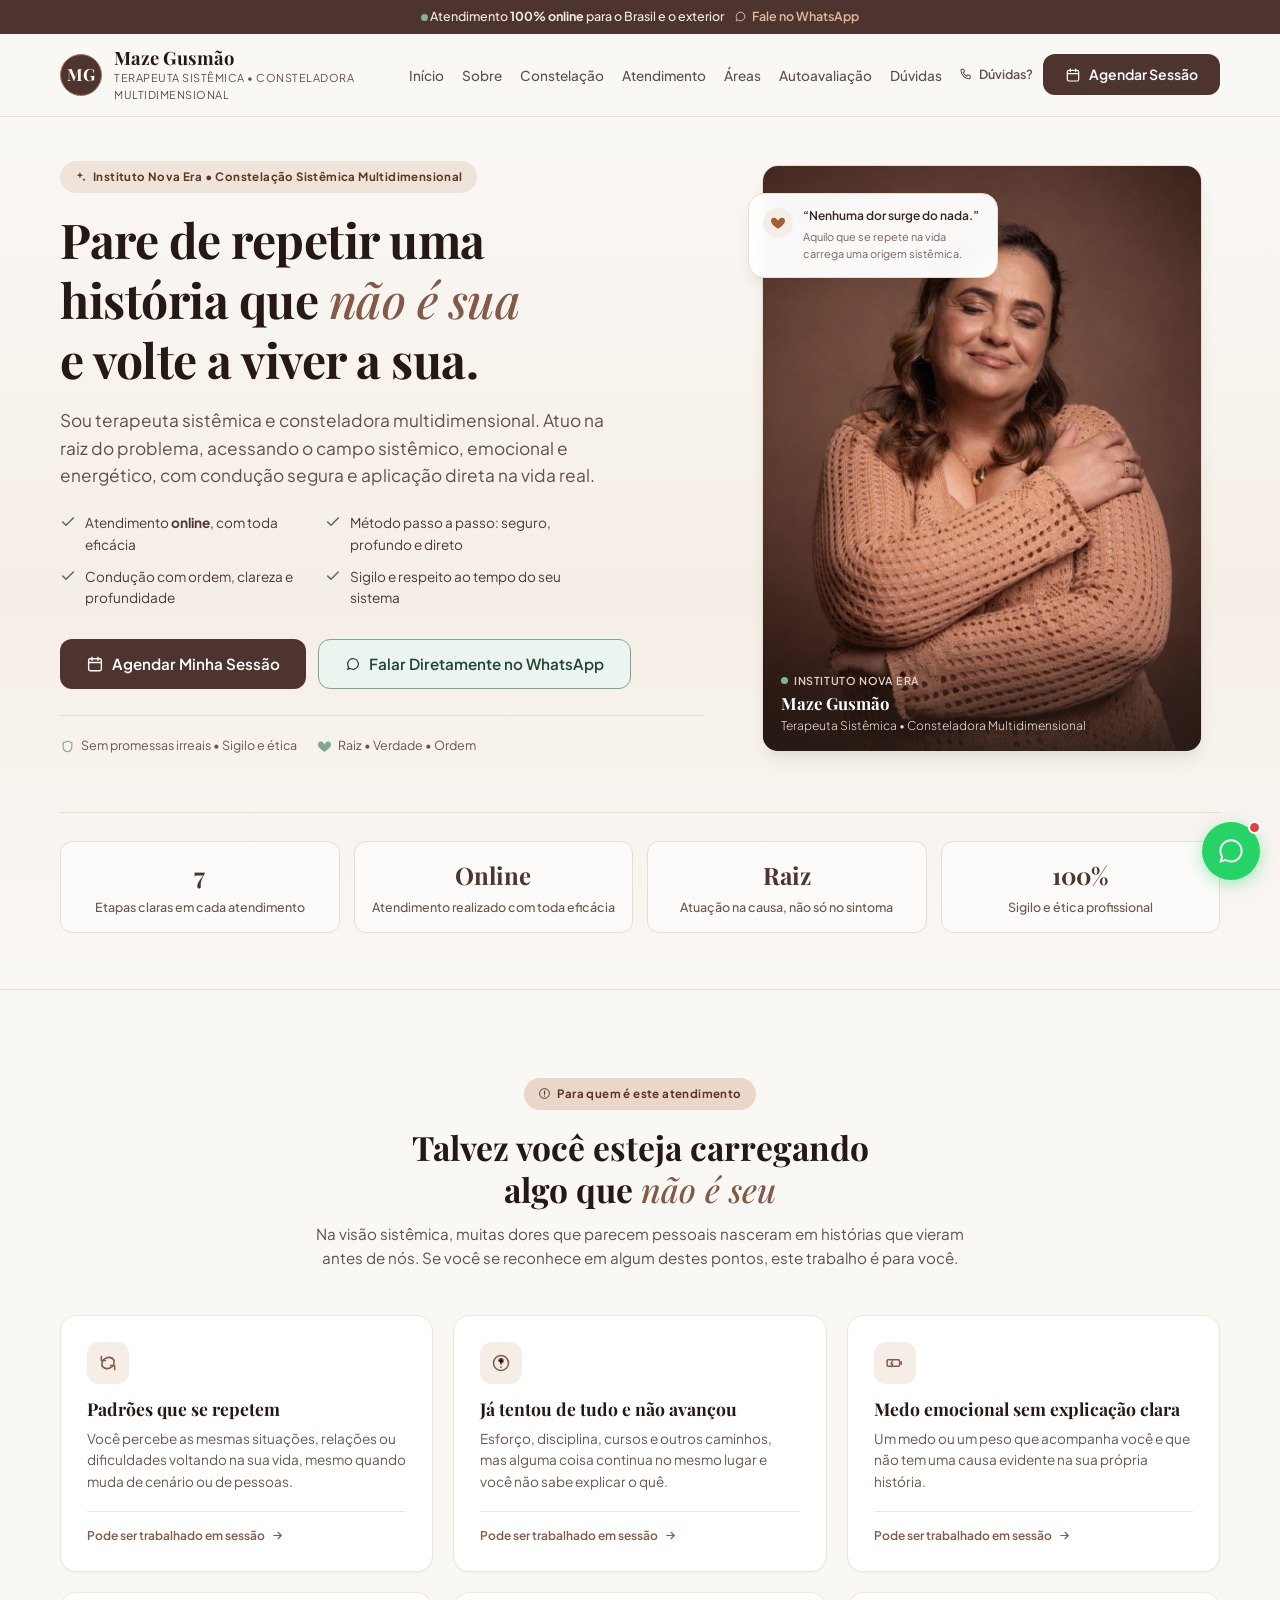
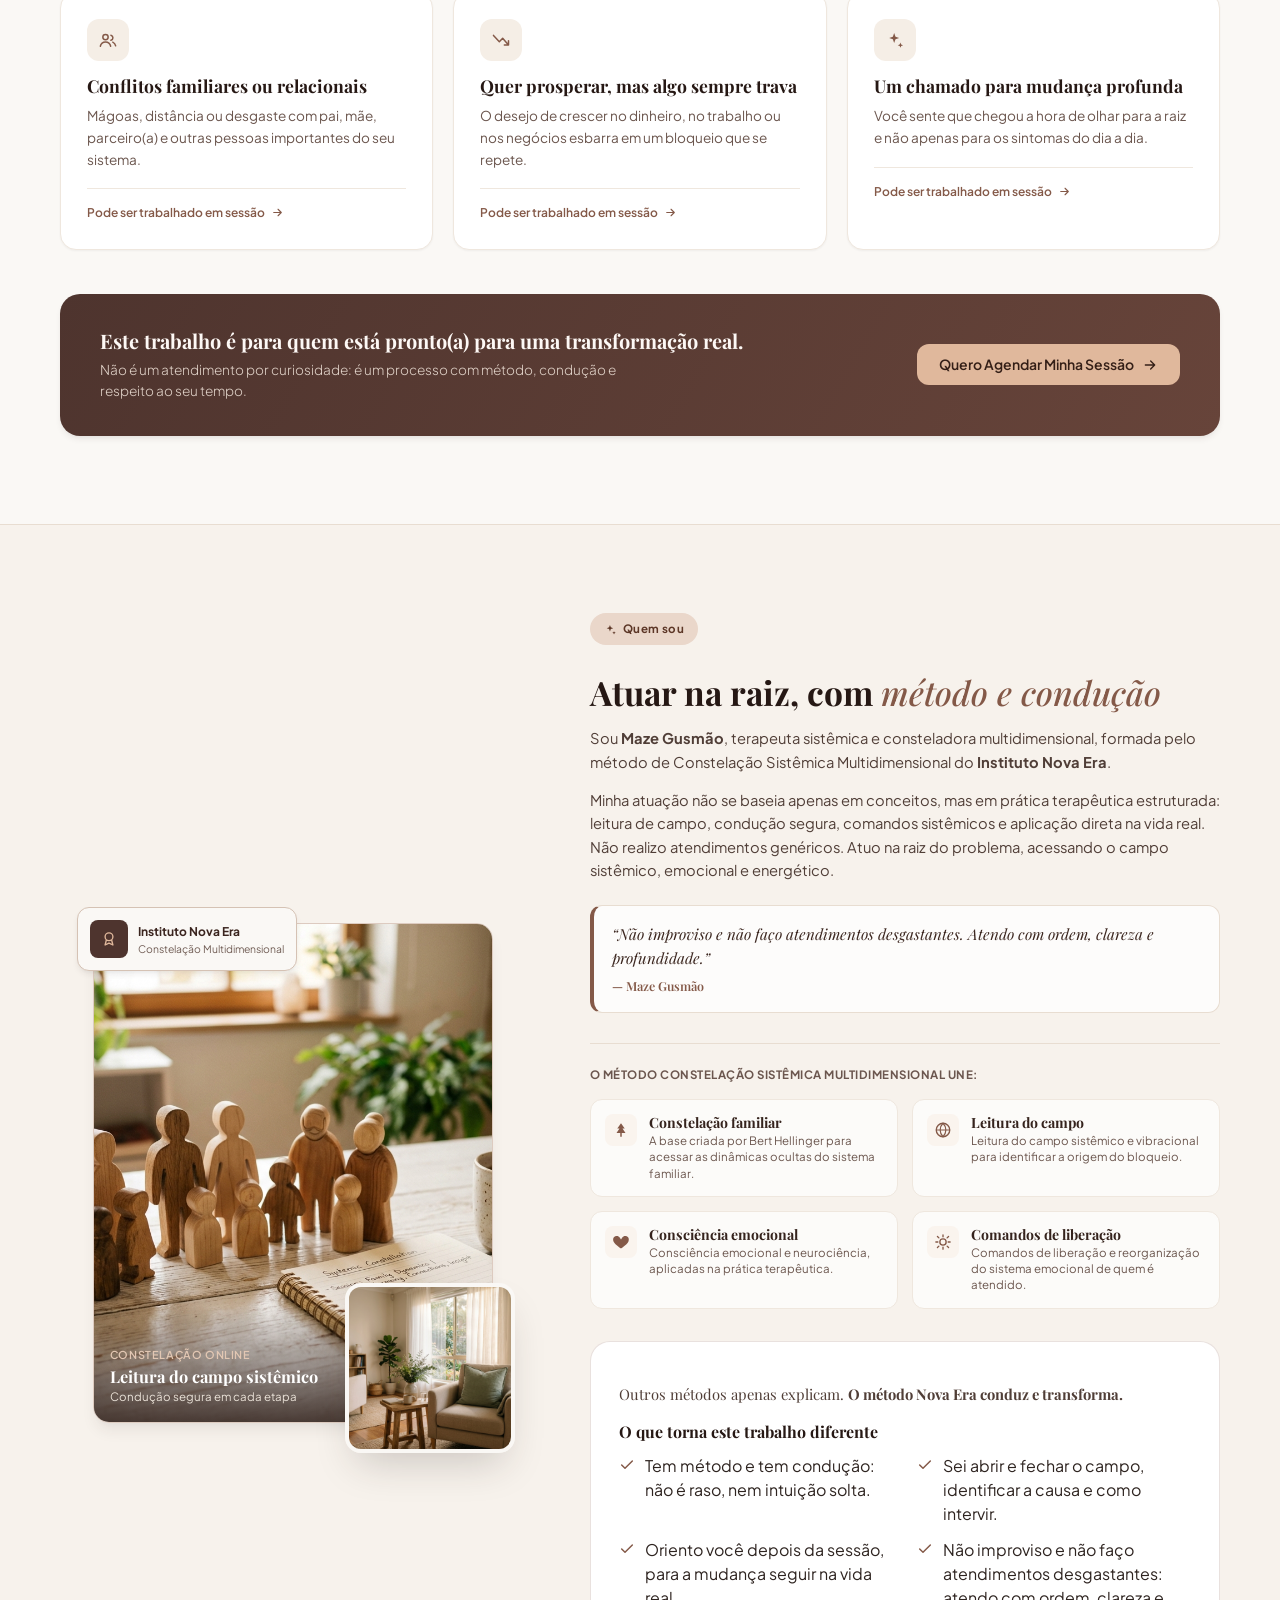
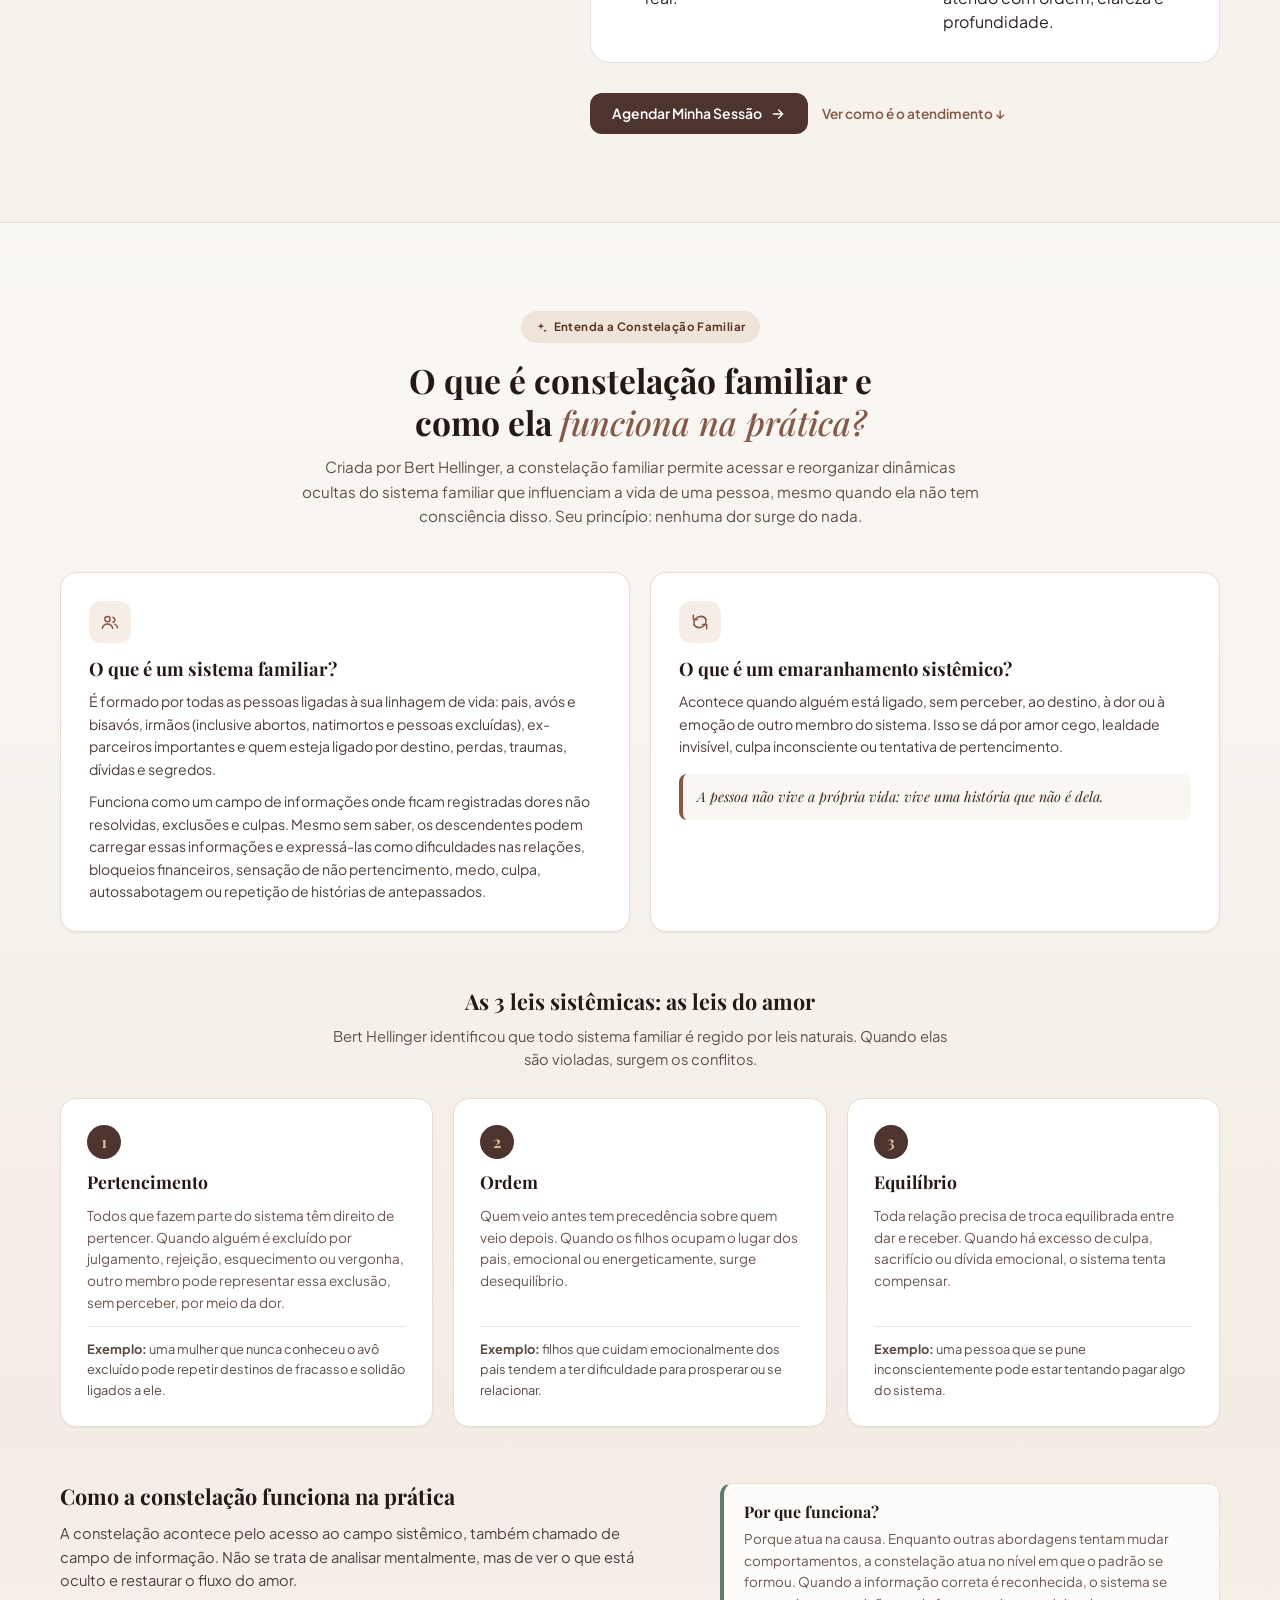
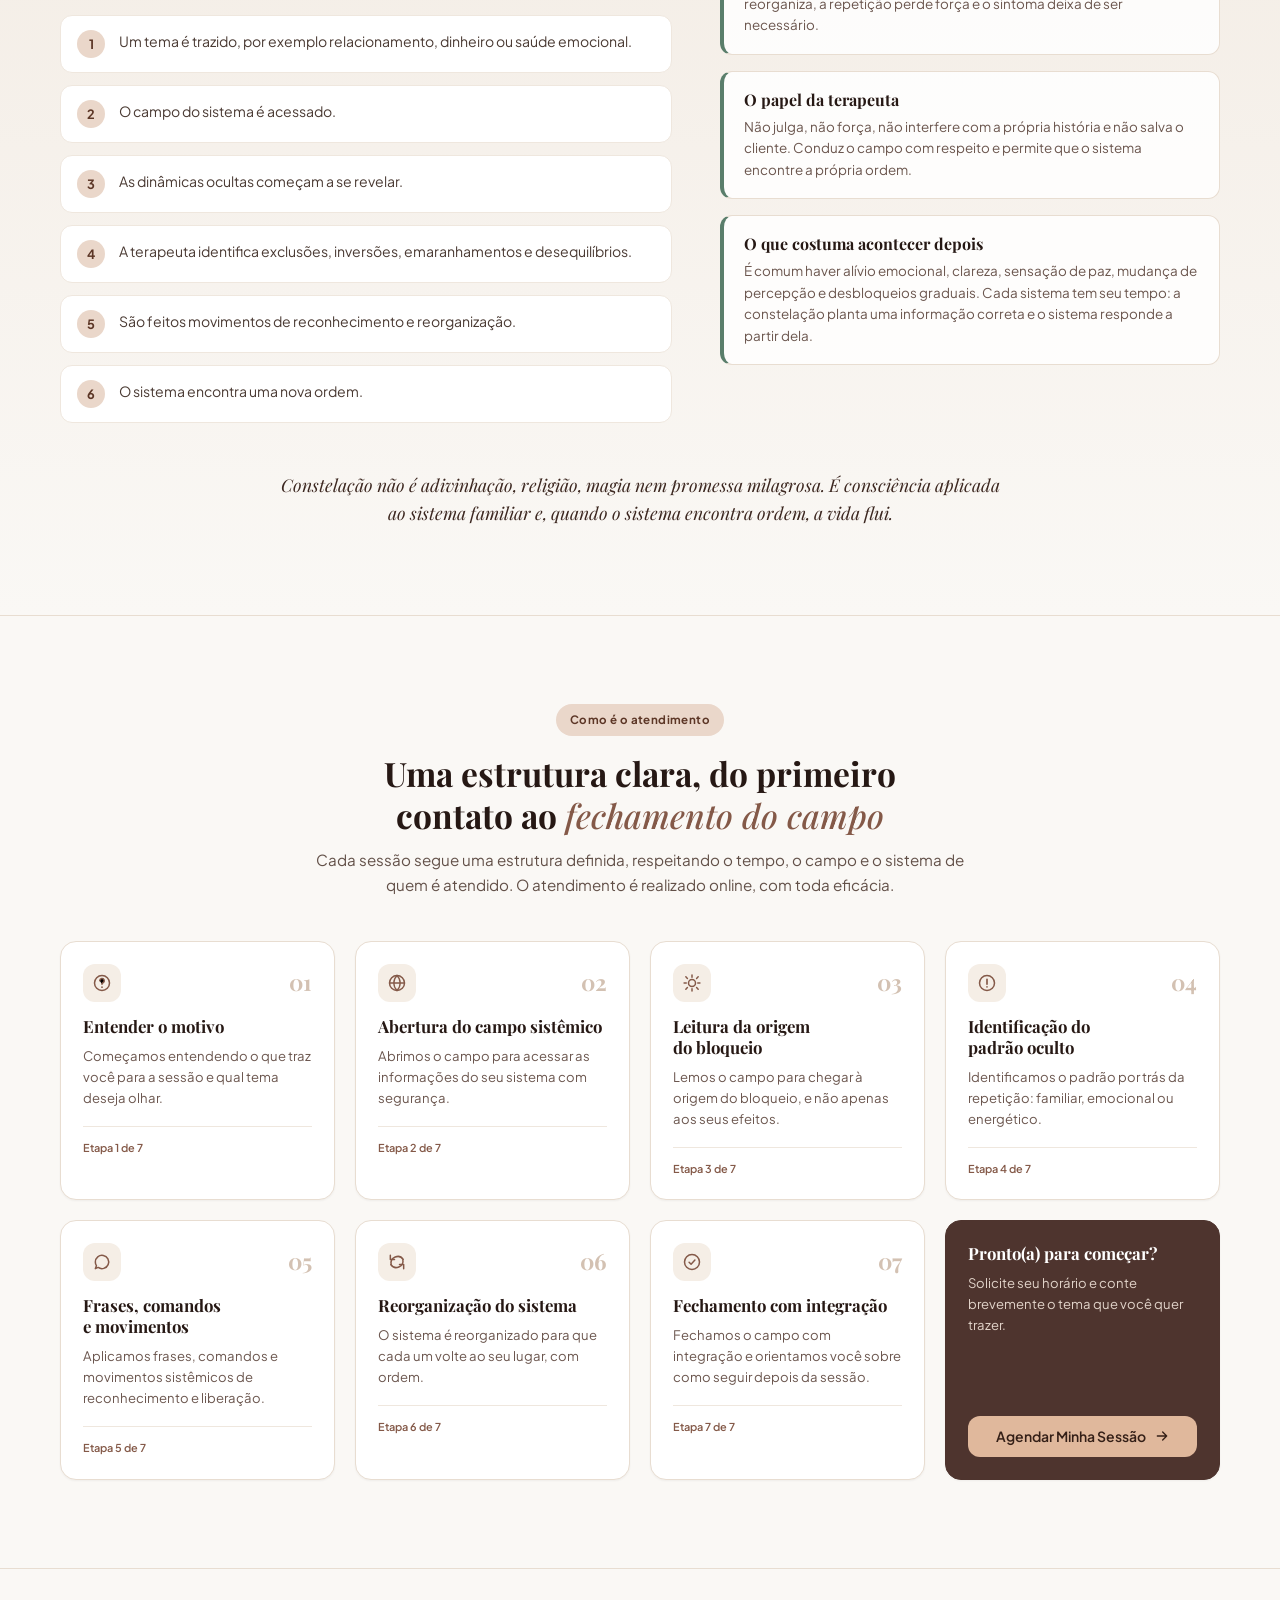
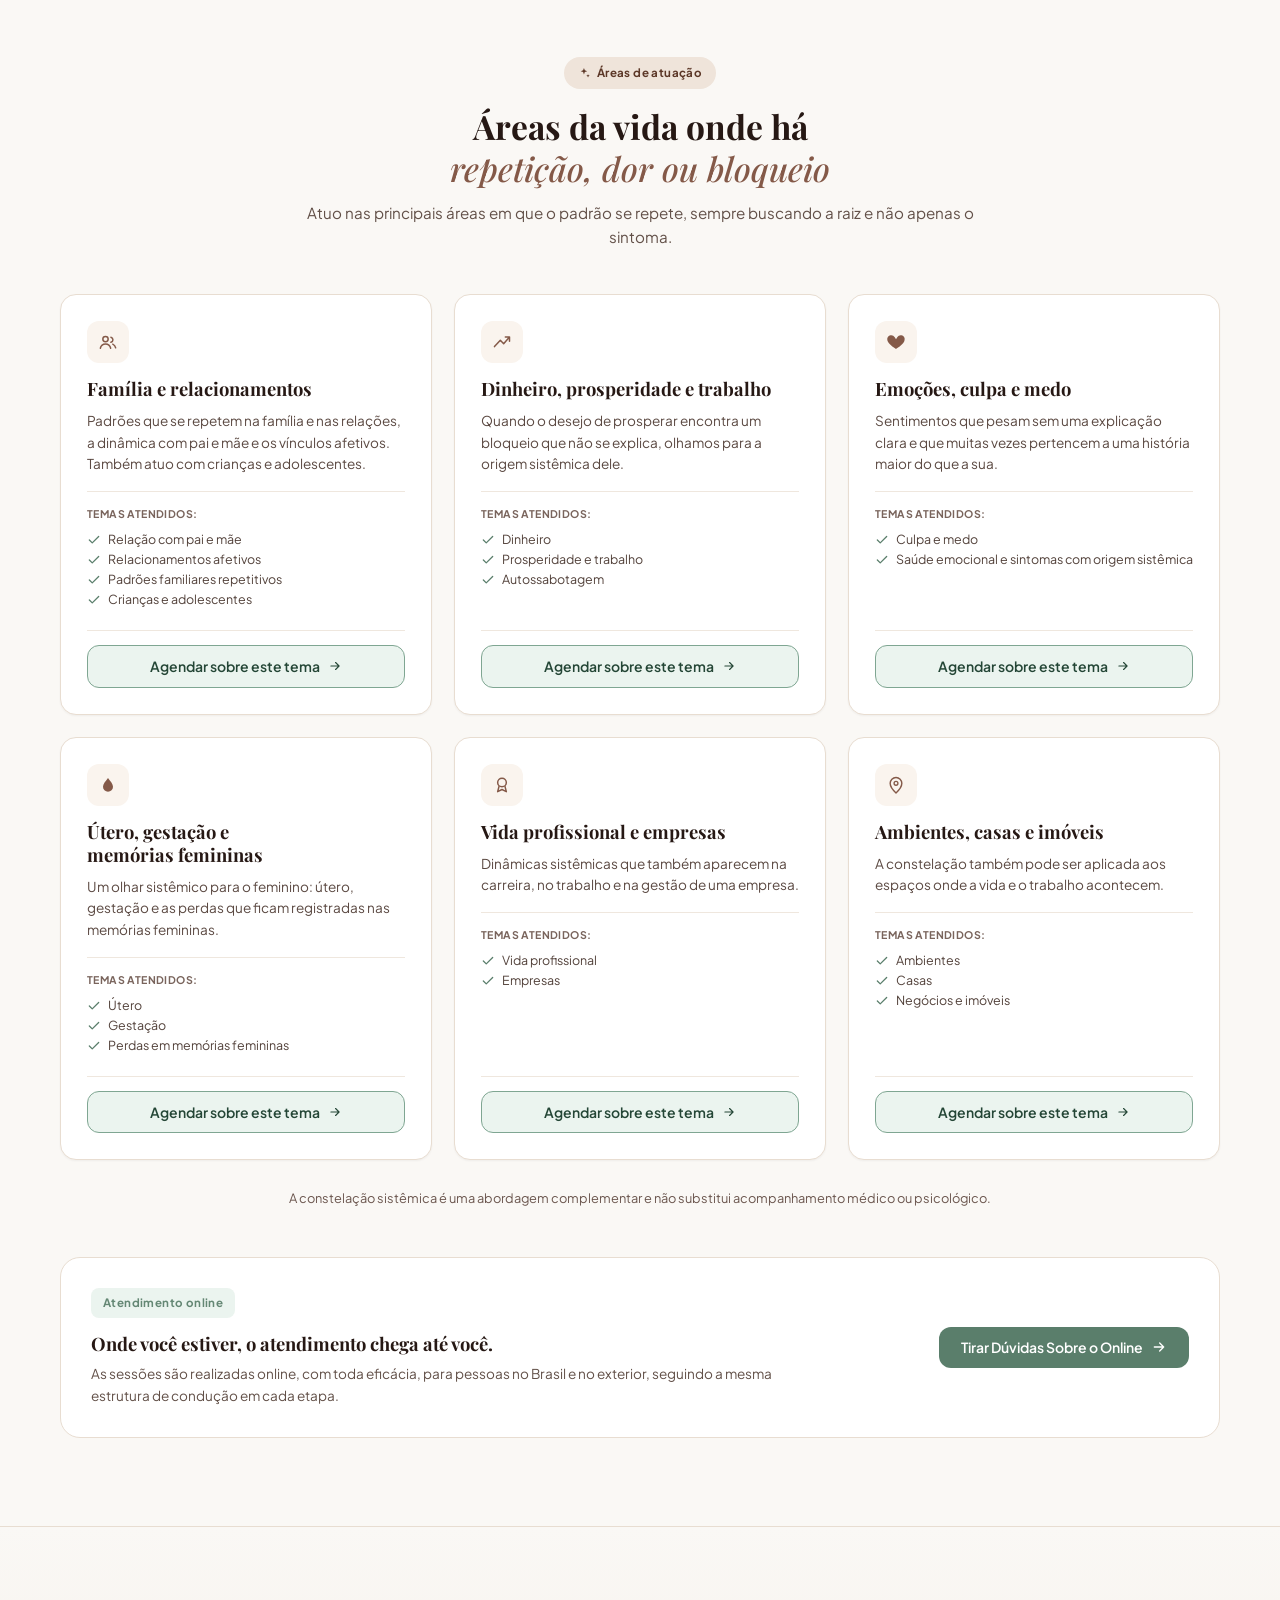
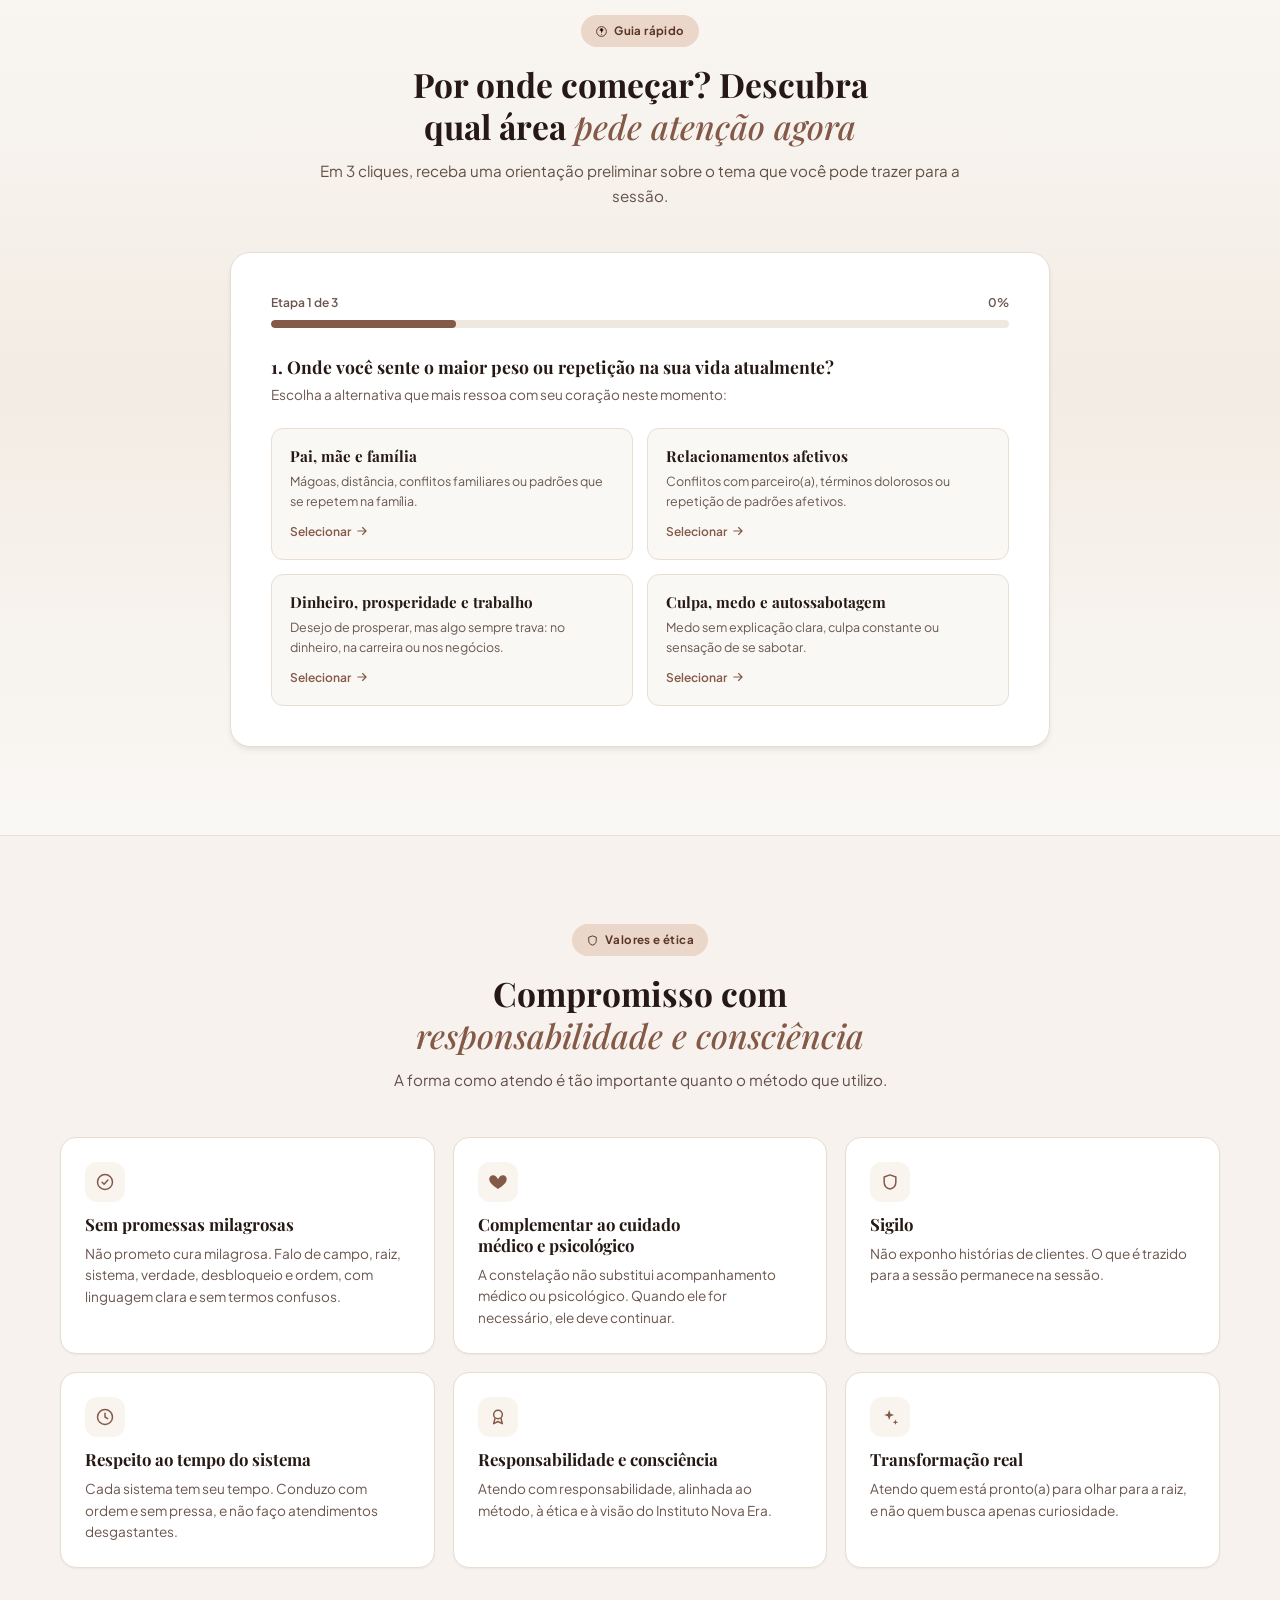
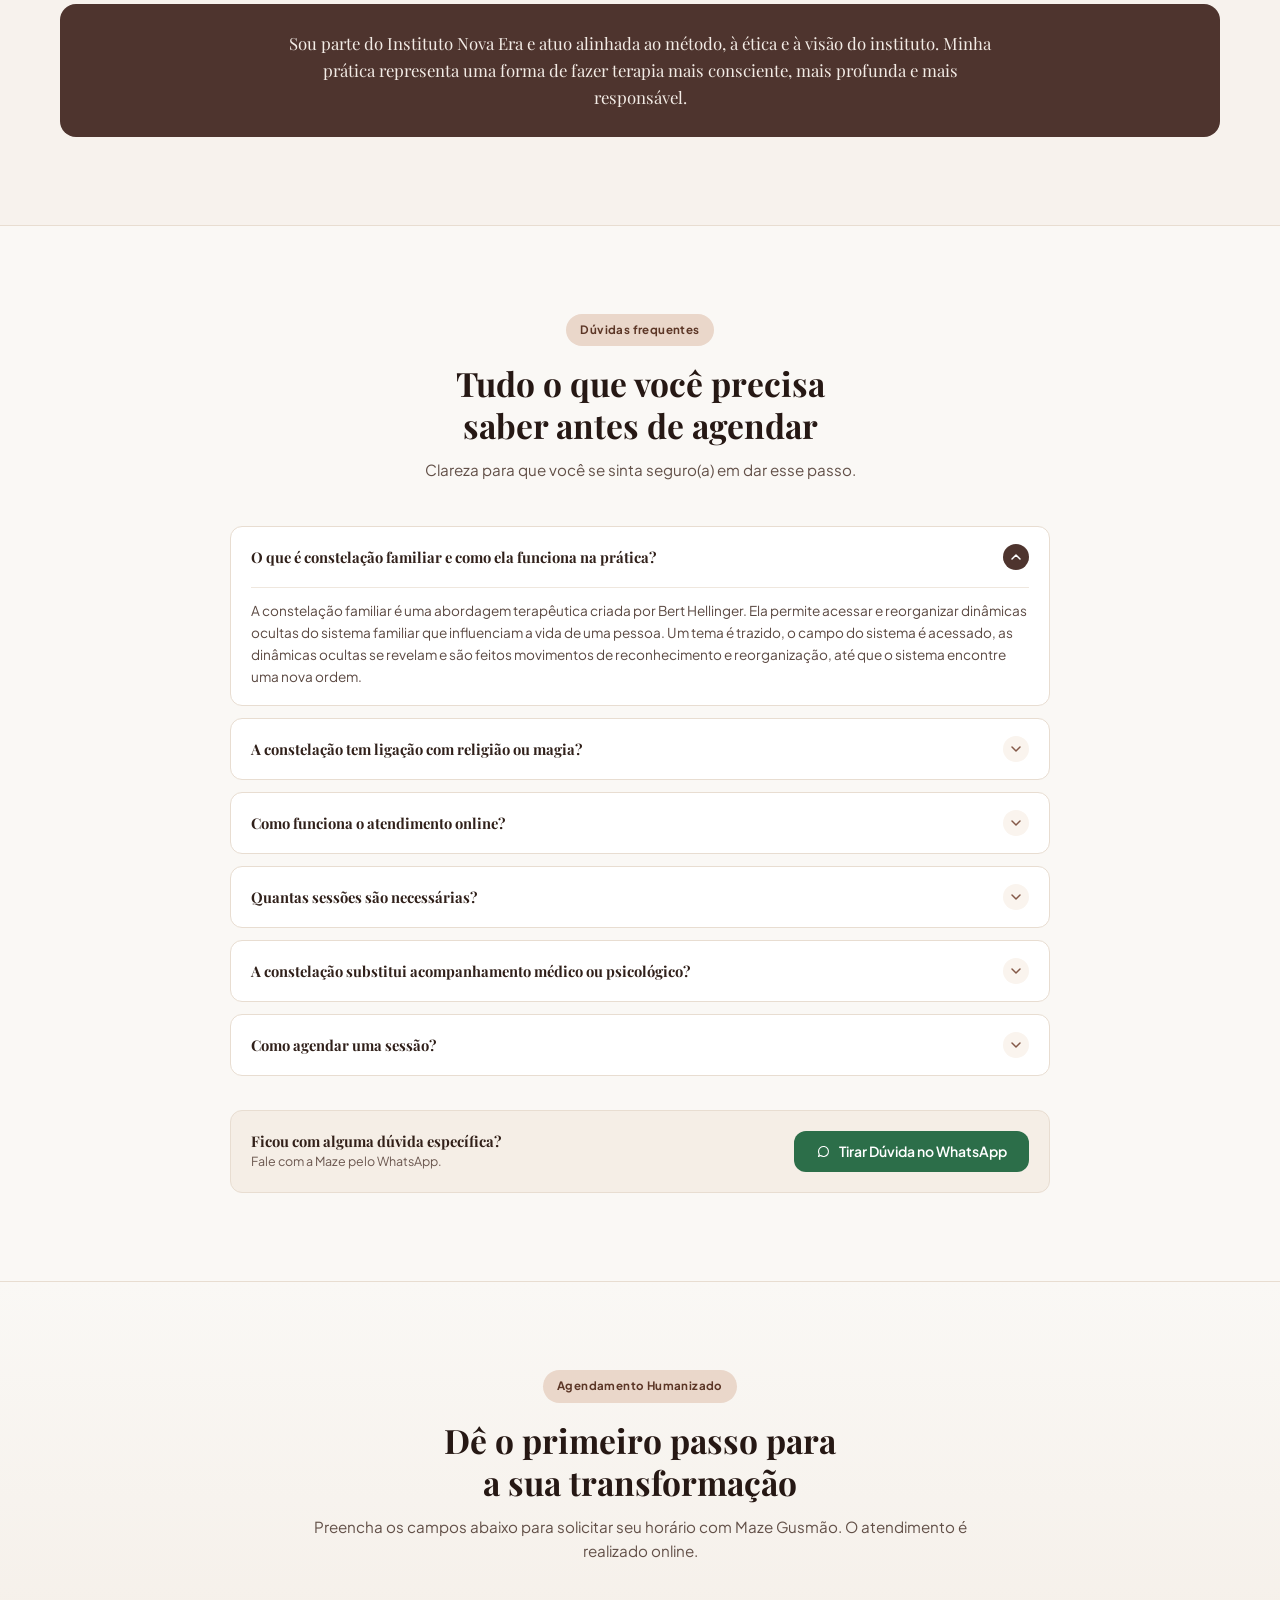
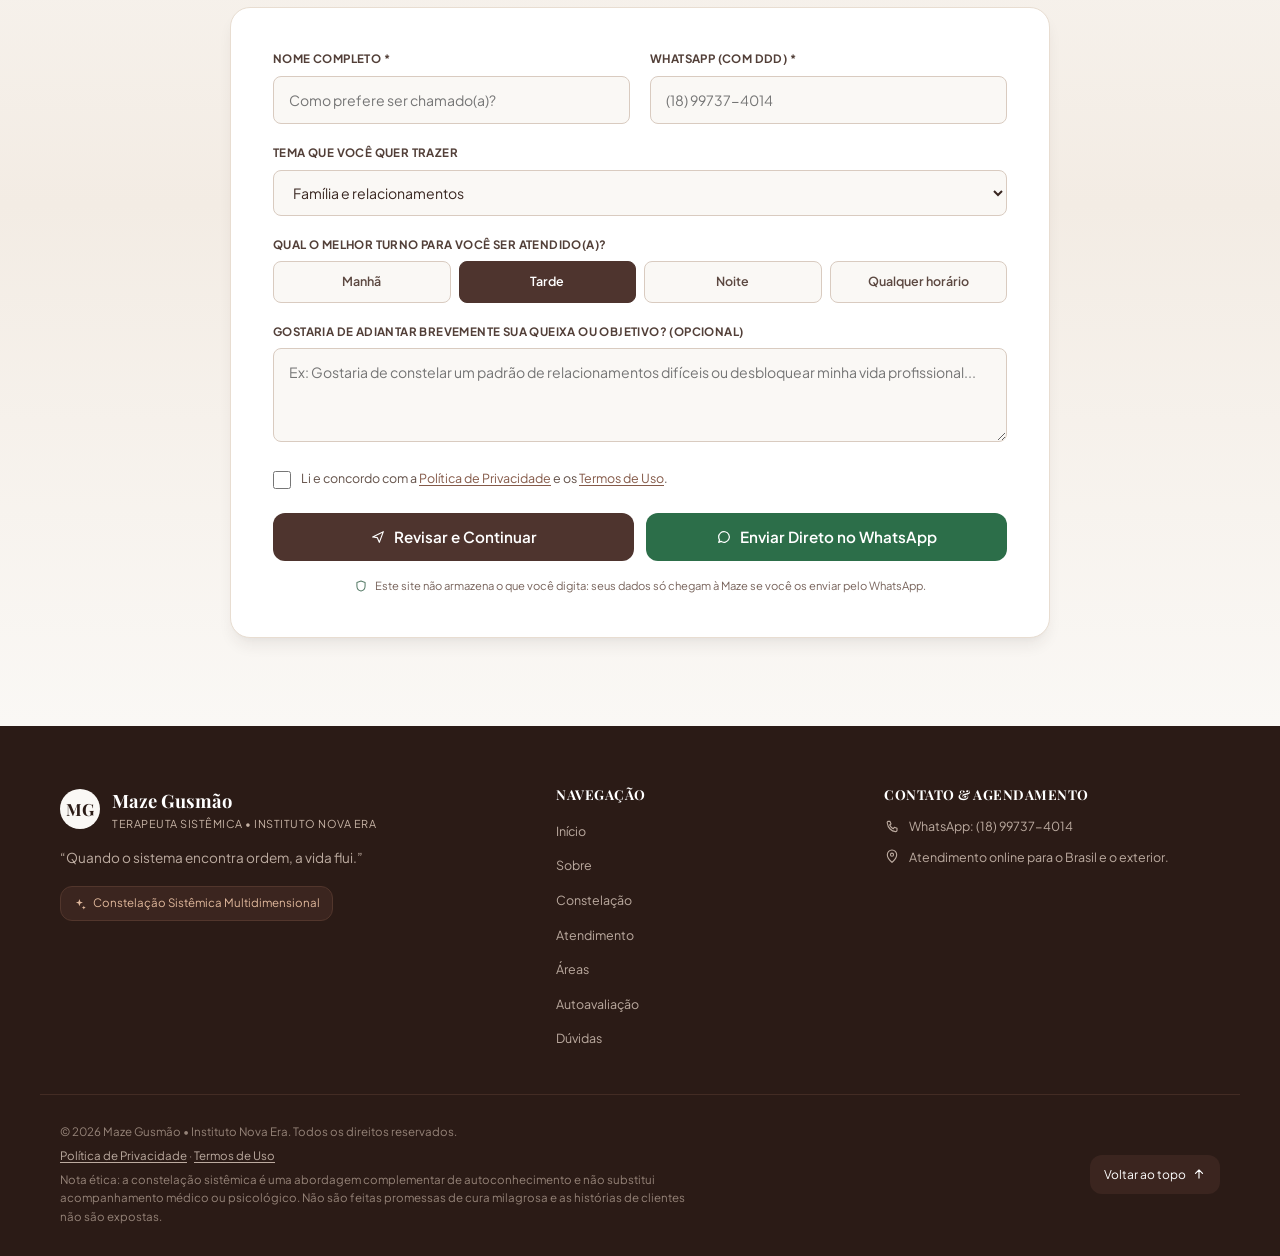
<file: index.html>
<!DOCTYPE html>
<html lang="pt-BR">
<head>
  <meta charset="UTF-8">
  <meta name="viewport" content="width=device-width, initial-scale=1.0">
  <title>Maze Gusmão | Terapeuta Sistêmica &amp; Constelação Familiar</title>
  <meta name="description" content="Terapeuta sistêmica e consteladora multidimensional, formada pelo Instituto Nova Era. Atendimento online com método, condução segura e sigilo.">

  <!-- Open Graph -->
  <meta property="og:title" content="Maze Gusmão | Terapeuta Sistêmica & Constelação Familiar">
  <meta property="og:description" content="Atuação na raiz do problema: método, condução segura e aplicação direta na vida real.">
  <meta property="og:image" content="https://mazegusmao.vercel.app/assets/images/profile-001.jpg">
  <meta property="og:type" content="website">
  <meta name="theme-color" content="#845948">

  <!-- Google Fonts -->
  <link rel="preconnect" href="https://fonts.googleapis.com">
  <link rel="preconnect" href="https://fonts.gstatic.com" crossorigin>
  <link href="https://fonts.googleapis.com/css2?family=Playfair+Display:ital,wght@0,500;0,600;0,700;1,400&family=Plus+Jakarta+Sans:wght@400;500;600;700&display=swap" rel="stylesheet">

  <link rel="stylesheet" href="css/style.css">
</head>
<body>

  <!-- ===================== ÍCONES (sprite SVG reutilizável) ===================== -->
  <svg style="display:none" aria-hidden="true">
    <symbol id="icon-check" viewBox="0 0 24 24"><path d="M20 6 9 17l-5-5" fill="none" stroke="currentColor" stroke-width="2.2" stroke-linecap="round" stroke-linejoin="round"/></symbol>
    <symbol id="icon-check-circle" viewBox="0 0 24 24"><circle cx="12" cy="12" r="9" fill="none" stroke="currentColor" stroke-width="1.8"/><path d="m8.5 12.3 2.4 2.4 4.6-5" fill="none" stroke="currentColor" stroke-width="1.8" stroke-linecap="round" stroke-linejoin="round"/></symbol>
    <symbol id="icon-calendar" viewBox="0 0 24 24"><rect x="3.5" y="5" width="17" height="16" rx="2.2" fill="none" stroke="currentColor" stroke-width="1.8"/><path d="M8 3v4M16 3v4M3.5 10h17" stroke="currentColor" stroke-width="1.8" stroke-linecap="round"/></symbol>
    <symbol id="icon-chat" viewBox="0 0 24 24"><path d="M4 12a8 8 0 1 1 3.4 6.5L4 20l1.3-3.6A7.9 7.9 0 0 1 4 12Z" fill="none" stroke="currentColor" stroke-width="1.8" stroke-linejoin="round"/></symbol>
    <symbol id="icon-chevron-down" viewBox="0 0 24 24"><path d="m6 9 6 6 6-6" fill="none" stroke="currentColor" stroke-width="2.2" stroke-linecap="round" stroke-linejoin="round"/></symbol>
    <symbol id="icon-shield" viewBox="0 0 24 24"><path d="M12 3.5 5 6v6c0 4.6 3 7.7 7 8.5 4-.8 7-3.9 7-8.5V6Z" fill="none" stroke="currentColor" stroke-width="1.8" stroke-linejoin="round"/></symbol>
    <symbol id="icon-arrow-right" viewBox="0 0 24 24"><path d="M5 12h14M13 6l6 6-6 6" fill="none" stroke="currentColor" stroke-width="2" stroke-linecap="round" stroke-linejoin="round"/></symbol>
    <symbol id="icon-close" viewBox="0 0 24 24"><path d="M6 6l12 12M18 6 6 18" fill="none" stroke="currentColor" stroke-width="2.2" stroke-linecap="round"/></symbol>
    <symbol id="icon-menu" viewBox="0 0 24 24"><path d="M4 7h16M4 12h16M4 17h16" fill="none" stroke="currentColor" stroke-width="2" stroke-linecap="round"/></symbol>
    <symbol id="icon-heart" viewBox="0 0 24 24"><path d="M12 20.5s-7.5-4.6-9.8-9C.6 8 2 4.5 5.6 4c2-.3 3.7.6 4.9 2.4l1.5 2.2 1.5-2.2C14.7 4.6 16.4 3.7 18.4 4c3.6.5 5 4 3.4 7.5-2.3 4.4-9.8 9-9.8 9Z" fill="currentColor" stroke="none"/></symbol>
    <symbol id="icon-sparkles" viewBox="0 0 24 24"><path d="M11 3.5 12.6 8l4.4 1.6-4.4 1.6L11 15.7 9.4 11.2 5 9.6l4.4-1.6ZM18.5 15l.9 2.3 2.3.9-2.3.9-.9 2.3-.9-2.3-2.3-.9 2.3-.9Z" fill="currentColor" stroke="none"/></symbol>
    <symbol id="icon-award" viewBox="0 0 24 24"><circle cx="12" cy="9" r="5.2" fill="none" stroke="currentColor" stroke-width="1.8"/><path d="m8.5 13.3-1.7 6.7 5.2-2.6 5.2 2.6-1.7-6.7" fill="none" stroke="currentColor" stroke-width="1.8" stroke-linejoin="round"/></symbol>
    <symbol id="icon-sun" viewBox="0 0 24 24"><circle cx="12" cy="12" r="4.2" fill="none" stroke="currentColor" stroke-width="1.8"/><path d="M12 2.5v2.6M12 18.9v2.6M4.6 4.6l1.9 1.9M17.5 17.5l1.9 1.9M2.5 12h2.6M18.9 12h2.6M4.6 19.4l1.9-1.9M17.5 6.5l1.9-1.9" stroke="currentColor" stroke-width="1.8" stroke-linecap="round"/></symbol>
    <symbol id="icon-tree" viewBox="0 0 24 24"><path d="M12 3 7 10h3l-4 6h5v5h2v-5h5l-4-6h3Z" fill="currentColor" stroke="none"/></symbol>
    <symbol id="icon-droplet" viewBox="0 0 24 24"><path d="M12 3.5c3 4 6 7.2 6 10.6a6 6 0 0 1-12 0c0-3.4 3-6.6 6-10.6Z" fill="currentColor" stroke="none"/></symbol>
    <symbol id="icon-alert" viewBox="0 0 24 24"><circle cx="12" cy="12" r="9" fill="none" stroke="currentColor" stroke-width="1.8"/><path d="M12 7.5v6M12 16.7v.1" stroke="currentColor" stroke-width="2" stroke-linecap="round"/></symbol>
    <symbol id="icon-users" viewBox="0 0 24 24"><circle cx="9" cy="8.5" r="3.2" fill="none" stroke="currentColor" stroke-width="1.8"/><path d="M2.8 19.5c.8-3.3 3.2-5 6.2-5s5.4 1.7 6.2 5M15.5 6.2a3.2 3.2 0 0 1 0 6.2M21.2 19c-.5-2.1-1.7-3.6-3.5-4.4" fill="none" stroke="currentColor" stroke-width="1.8" stroke-linecap="round"/></symbol>
    <symbol id="icon-trend-down" viewBox="0 0 24 24"><path d="M3 6.5 10 14l4-4 7 8M16 18h5v-5" fill="none" stroke="currentColor" stroke-width="1.8" stroke-linecap="round" stroke-linejoin="round"/></symbol>
    <symbol id="icon-battery" viewBox="0 0 24 24"><rect x="2.5" y="8" width="15" height="8" rx="1.6" fill="none" stroke="currentColor" stroke-width="1.8"/><path d="M19.5 10.5v3" stroke="currentColor" stroke-width="1.8" stroke-linecap="round"/><path d="M9 9.5 7 13h2.4l-1.2 3.5" fill="none" stroke="currentColor" stroke-width="1.5" stroke-linecap="round" stroke-linejoin="round"/></symbol>
    <symbol id="icon-help" viewBox="0 0 24 24"><circle cx="12" cy="12" r="9" fill="none" stroke="currentColor" stroke-width="1.8"/><path d="M9.3 9.3a2.7 2.7 0 1 1 3.9 2.4c-.9.5-1.2 1-1.2 1.9" stroke="currentColor" stroke-width="1.8" stroke-linecap="round"/><circle cx="12" cy="17" r="1" fill="currentColor" stroke="none"/></symbol>
    <symbol id="icon-clock" viewBox="0 0 24 24"><circle cx="12" cy="12" r="9" fill="none" stroke="currentColor" stroke-width="1.8"/><path d="M12 7.5V12l3.2 2" fill="none" stroke="currentColor" stroke-width="1.8" stroke-linecap="round" stroke-linejoin="round"/></symbol>
    <symbol id="icon-globe" viewBox="0 0 24 24"><circle cx="12" cy="12" r="9" fill="none" stroke="currentColor" stroke-width="1.8"/><path d="M3 12h18M12 3c2.5 2.5 3.8 5.7 3.8 9s-1.3 6.5-3.8 9c-2.5-2.5-3.8-5.7-3.8-9S9.5 5.5 12 3Z" fill="none" stroke="currentColor" stroke-width="1.6"/></symbol>
    <symbol id="icon-phone" viewBox="0 0 24 24"><path d="M6 3.5h3l1.5 4-2 1.5a11 11 0 0 0 5.5 5.5l1.5-2 4 1.5v3c0 1.1-1 2-2.1 1.9-6.5-.6-11.6-5.7-12.3-12.2C4.4 5.2 5 4 6 3.5Z" fill="none" stroke="currentColor" stroke-width="1.7" stroke-linejoin="round"/></symbol>
    <symbol id="icon-map-pin" viewBox="0 0 24 24"><path d="M12 21.5s7-6.2 7-11.5a7 7 0 1 0-14 0c0 5.3 7 11.5 7 11.5Z" fill="none" stroke="currentColor" stroke-width="1.7" stroke-linejoin="round"/><circle cx="12" cy="10" r="2.3" fill="none" stroke="currentColor" stroke-width="1.6"/></symbol>
    <symbol id="icon-arrow-up" viewBox="0 0 24 24"><path d="M12 19V5M6 11l6-6 6 6" fill="none" stroke="currentColor" stroke-width="2" stroke-linecap="round" stroke-linejoin="round"/></symbol>
    <symbol id="icon-send" viewBox="0 0 24 24"><path d="M4 12 20 4l-6 16-3-7-7-1Z" fill="none" stroke="currentColor" stroke-width="1.7" stroke-linejoin="round"/></symbol>
    <symbol id="icon-refresh" viewBox="0 0 24 24"><path d="M4 4v5h5M20 20v-5h-5" stroke="currentColor" stroke-width="1.8" stroke-linecap="round" stroke-linejoin="round" fill="none"/><path d="M4.5 15A8 8 0 0 0 19 9M19.5 9A8 8 0 0 0 5 15" stroke="currentColor" stroke-width="1.8" stroke-linecap="round" fill="none"/></symbol>
    <symbol id="icon-trend-up" viewBox="0 0 24 24"><path d="M3 17.5 10 10l4 4 7-8M16 6h5v5" fill="none" stroke="currentColor" stroke-width="1.8" stroke-linecap="round" stroke-linejoin="round"/></symbol>
  </svg>

  <!-- ===================== TOP BAR ===================== -->
  <div class="top-bar">
    <div class="container top-bar-inner">
      <span><span class="pulse-dot"></span> Atendimento <strong>100% online</strong> para o Brasil e o exterior</span>
      <a href="https://wa.me/5518997374014?text=Ol%C3%A1%20Maze%2C%20gostaria%20de%20informa%C3%A7%C3%B5es%20sobre%20agendamento." target="_blank" rel="noopener noreferrer" class="top-bar-link">
        <svg width="13" height="13"><use href="#icon-chat"/></svg> Fale no WhatsApp
      </a>
    </div>
  </div>

  <!-- ===================== HEADER / NAV ===================== -->
  <header class="header" id="siteHeader">
    <div class="container nav-wrap">
      <a href="#inicio" class="brand">
        <div class="brand-monogram">MG</div>
        <div class="brand-text">
          <h2>Maze Gusmão</h2>
          <span>Terapeuta Sistêmica • Consteladora Multidimensional</span>
        </div>
      </a>

      <nav aria-label="Navegação principal">
        <ul class="nav-links">
          <li><a href="#inicio">Início</a></li>
          <li><a href="#sobre">Sobre</a></li>
          <li><a href="#constelacao">Constelação</a></li>
          <li><a href="#atendimento">Atendimento</a></li>
          <li><a href="#areas">Áreas</a></li>
          <li><a href="#autoavaliacao">Autoavaliação</a></li>
          <li><a href="#faq">Dúvidas</a></li>
        </ul>
      </nav>

      <div class="nav-actions">
        <a href="https://wa.me/5518997374014?text=Ol%C3%A1%20Maze%2C%20gostaria%20de%20tirar%20d%C3%BAvidas%20sobre%20as%20sess%C3%B5es." target="_blank" rel="noopener noreferrer" class="nav-phone-link">
          <svg width="15" height="15"><use href="#icon-phone"/></svg> Dúvidas?
        </a>
        <button type="button" class="btn btn-primary" data-open-modal>
          <svg width="16" height="16"><use href="#icon-calendar"/></svg> Agendar Sessão
        </button>
        <button type="button" class="mobile-toggle" id="mobileToggle" aria-expanded="false" aria-controls="mobileDrawer" aria-label="Abrir menu de navegação">
          <svg width="24" height="24"><use href="#icon-menu"/></svg>
        </button>
      </div>
    </div>

    <!-- Mobile Drawer -->
    <div class="mobile-drawer" id="mobileDrawer" hidden>
      <ul class="mobile-drawer-links">
        <li><a href="#inicio">Início</a></li>
        <li><a href="#sobre">Sobre</a></li>
        <li><a href="#constelacao">Constelação</a></li>
        <li><a href="#atendimento">Atendimento</a></li>
        <li><a href="#areas">Áreas</a></li>
        <li><a href="#autoavaliacao">Autoavaliação</a></li>
        <li><a href="#faq">Dúvidas</a></li>
      </ul>
      <div class="mobile-drawer-actions">
        <button type="button" class="btn btn-primary" data-open-modal style="width:100%;">
          <svg width="16" height="16"><use href="#icon-calendar"/></svg> Agendar Sessão Agora
        </button>
        <a href="https://wa.me/5518997374014?text=Ol%C3%A1%20Maze%2C%20gostaria%20de%20agendar%20uma%20sess%C3%A3o." target="_blank" rel="noopener noreferrer" class="btn btn-whatsapp-outline" style="width:100%;">
          <svg width="16" height="16"><use href="#icon-chat"/></svg> Conversar no WhatsApp
        </a>
      </div>
    </div>
  </header>

  <main>
    <!-- ===================== HERO ===================== -->
    <section id="inicio" class="hero">
      <div class="container hero-grid">
        <div class="hero-copy">
          <span class="badge"><svg width="13" height="13"><use href="#icon-sparkles"/></svg> Instituto Nova Era • Constelação Sistêmica Multidimensional</span>

          <h1>Pare de repetir uma história que <span class="text-accent italic">não é sua</span> e volte a viver a sua.</h1>

          <p class="hero-lead">
            Sou terapeuta sistêmica e consteladora multidimensional. Atuo na raiz do problema, acessando o campo sistêmico, emocional e energético, com condução segura e aplicação direta na vida real.
          </p>

          <ul class="hero-checklist">
            <li><svg width="16" height="16"><use href="#icon-check"/></svg><span>Atendimento <strong>online</strong>, com toda eficácia</span></li>
            <li><svg width="16" height="16"><use href="#icon-check"/></svg><span>Método passo a passo: seguro, profundo e direto</span></li>
            <li><svg width="16" height="16"><use href="#icon-check"/></svg><span>Condução com ordem, clareza e profundidade</span></li>
            <li><svg width="16" height="16"><use href="#icon-check"/></svg><span>Sigilo e respeito ao tempo do seu sistema</span></li>
          </ul>

          <div class="hero-actions">
            <button type="button" class="btn btn-primary btn-lg" data-open-modal>
              <svg width="18" height="18"><use href="#icon-calendar"/></svg> Agendar Minha Sessão
            </button>
            <a href="https://wa.me/5518997374014?text=Ol%C3%A1%20Maze%2C%20conheci%20seu%20trabalho%20pelo%20site%20e%20gostaria%20de%20conversar%20sobre%20as%20sess%C3%B5es." target="_blank" rel="noopener noreferrer" class="btn btn-secondary btn-lg">
              <svg width="16" height="16"><use href="#icon-chat"/></svg> Falar Diretamente no WhatsApp
            </a>
          </div>

          <div class="hero-reassurance">
            <span><svg width="15" height="15"><use href="#icon-shield"/></svg> Sem promessas irreais • Sigilo e ética</span>
            <span><svg width="15" height="15"><use href="#icon-heart"/></svg> Raiz • Verdade • Ordem</span>
          </div>
        </div>

        <div class="hero-image-col">
          <div class="hero-image-card">
            <img src="assets/images/profile-001.jpg" alt="Maze Gusmão, terapeuta sistêmica e consteladora multidimensional" loading="eager">
            <div class="hero-image-overlay">
              <p class="eyebrow"><span class="pulse-dot pulse-dot--light"></span> Instituto Nova Era</p>
              <h3>Maze Gusmão</h3>
              <p>Terapeuta Sistêmica • Consteladora Multidimensional</p>
            </div>
          </div>

          <div class="hero-quote-chip">
            <div class="hero-quote-icon"><svg width="16" height="16"><use href="#icon-heart"/></svg></div>
            <div>
              <p class="hero-quote-text">&ldquo;Nenhuma dor surge do nada.&rdquo;</p>
              <p class="hero-quote-sub">Aquilo que se repete na vida carrega uma origem sistêmica.</p>
            </div>
          </div>
        </div>
      </div>

      <div class="container">
        <div class="stats-bar">
          <div class="stat"><div class="stat-number">7</div><div class="stat-label">Etapas claras em cada atendimento</div></div>
          <div class="stat"><div class="stat-number">Online</div><div class="stat-label">Atendimento realizado com toda eficácia</div></div>
          <div class="stat"><div class="stat-number">Raiz</div><div class="stat-label">Atuação na causa, não só no sintoma</div></div>
          <div class="stat"><div class="stat-number">100%</div><div class="stat-label">Sigilo e ética profissional</div></div>
        </div>
      </div>
    </section>

    <!-- ===================== PARA QUEM É ===================== -->
    <section class="section pain-section">
      <div class="container">
        <div class="section-header">
          <span class="badge badge-alt"><svg width="13" height="13"><use href="#icon-alert"/></svg> Para quem é este atendimento</span>
          <h2>Talvez você esteja carregando algo que <span class="italic text-accent">não é seu</span></h2>
          <p>Na visão sistêmica, muitas dores que parecem pessoais nasceram em histórias que vieram antes de nós. Se você se reconhece em algum destes pontos, este trabalho é para você.</p>
        </div>

        <div class="pain-grid">
          <div class="pain-card">
            <div class="pain-icon"><svg width="20" height="20"><use href="#icon-refresh"/></svg></div>
            <h3>Padrões que se repetem</h3>
            <p>Você percebe as mesmas situações, relações ou dificuldades voltando na sua vida, mesmo quando muda de cenário ou de pessoas.</p>
            <span class="pain-tag">Pode ser trabalhado em sessão <svg width="13" height="13"><use href="#icon-arrow-right"/></svg></span>
          </div>
          <div class="pain-card">
            <div class="pain-icon"><svg width="20" height="20"><use href="#icon-help"/></svg></div>
            <h3>Já tentou de tudo e não avançou</h3>
            <p>Esforço, disciplina, cursos e outros caminhos, mas alguma coisa continua no mesmo lugar e você não sabe explicar o quê.</p>
            <span class="pain-tag">Pode ser trabalhado em sessão <svg width="13" height="13"><use href="#icon-arrow-right"/></svg></span>
          </div>
          <div class="pain-card">
            <div class="pain-icon"><svg width="20" height="20"><use href="#icon-battery"/></svg></div>
            <h3>Medo emocional sem explicação clara</h3>
            <p>Um medo ou um peso que acompanha você e que não tem uma causa evidente na sua própria história.</p>
            <span class="pain-tag">Pode ser trabalhado em sessão <svg width="13" height="13"><use href="#icon-arrow-right"/></svg></span>
          </div>
          <div class="pain-card">
            <div class="pain-icon"><svg width="20" height="20"><use href="#icon-users"/></svg></div>
            <h3>Conflitos familiares ou relacionais</h3>
            <p>Mágoas, distância ou desgaste com pai, mãe, parceiro(a) e outras pessoas importantes do seu sistema.</p>
            <span class="pain-tag">Pode ser trabalhado em sessão <svg width="13" height="13"><use href="#icon-arrow-right"/></svg></span>
          </div>
          <div class="pain-card">
            <div class="pain-icon"><svg width="20" height="20"><use href="#icon-trend-down"/></svg></div>
            <h3>Quer prosperar, mas algo sempre trava</h3>
            <p>O desejo de crescer no dinheiro, no trabalho ou nos negócios esbarra em um bloqueio que se repete.</p>
            <span class="pain-tag">Pode ser trabalhado em sessão <svg width="13" height="13"><use href="#icon-arrow-right"/></svg></span>
          </div>
          <div class="pain-card">
            <div class="pain-icon"><svg width="20" height="20"><use href="#icon-sparkles"/></svg></div>
            <h3>Um chamado para mudança profunda</h3>
            <p>Você sente que chegou a hora de olhar para a raiz e não apenas para os sintomas do dia a dia.</p>
            <span class="pain-tag">Pode ser trabalhado em sessão <svg width="13" height="13"><use href="#icon-arrow-right"/></svg></span>
          </div>
        </div>

        <div class="pain-banner">
          <div>
            <h4>Este trabalho é para quem está pronto(a) para uma transformação real.</h4>
            <p>Não é um atendimento por curiosidade: é um processo com método, condução e respeito ao seu tempo.</p>
          </div>
          <button type="button" class="btn btn-cream" data-open-modal>Quero Agendar Minha Sessão <svg width="16" height="16"><use href="#icon-arrow-right"/></svg></button>
        </div>
      </div>
    </section>

    <!-- ===================== SOBRE ===================== -->
    <section id="sobre" class="section about-section">
      <div class="container about-grid">
        <div class="about-photos">
          <div class="about-photo-main">
            <img src="assets/images/constelacao-familiar.jpg" alt="Mesa de constelação sistêmica" loading="lazy">
            <div class="about-photo-overlay">
              <span class="eyebrow">Constelação Online</span>
              <h4>Leitura do campo sistêmico</h4>
              <p>Condução segura em cada etapa</p>
            </div>
          </div>
          <div class="about-photo-secondary">
            <img src="assets/images/consultorio.jpg" alt="Espaço de atendimento acolhedor" loading="lazy">
          </div>
          <div class="about-badge">
            <div class="about-badge-icon"><svg width="18" height="18"><use href="#icon-award"/></svg></div>
            <div>
              <div class="about-badge-title">Instituto Nova Era</div>
              <div class="about-badge-sub">Constelação Multidimensional</div>
            </div>
          </div>
        </div>

        <div class="about-content">
          <span class="badge badge-alt"><svg width="13" height="13"><use href="#icon-sparkles"/></svg> Quem sou</span>

          <h2>Atuar na raiz, com <span class="italic text-accent">método e condução</span></h2>

          <p>Sou <strong>Maze Gusmão</strong>, terapeuta sistêmica e consteladora multidimensional, formada pelo método de Constelação Sistêmica Multidimensional do <strong>Instituto Nova Era</strong>.</p>

          <p>Minha atuação não se baseia apenas em conceitos, mas em prática terapêutica estruturada: leitura de campo, condução segura, comandos sistêmicos e aplicação direta na vida real. Não realizo atendimentos genéricos. Atuo na raiz do problema, acessando o campo sistêmico, emocional e energético.</p>

          <blockquote class="pull-quote">
            &ldquo;Não improviso e não faço atendimentos desgastantes. Atendo com ordem, clareza e profundidade.&rdquo;
            <cite>— Maze Gusmão</cite>
          </blockquote>

          <div class="pillars-block">
            <h3>O método Constelação Sistêmica Multidimensional une:</h3>
            <div class="pillars-grid">
              <div class="pillar-card">
                <div class="pillar-icon"><svg width="18" height="18"><use href="#icon-tree"/></svg></div>
                <div><h4>Constelação familiar</h4><p>A base criada por Bert Hellinger para acessar as dinâmicas ocultas do sistema familiar.</p></div>
              </div>
              <div class="pillar-card">
                <div class="pillar-icon"><svg width="18" height="18"><use href="#icon-globe"/></svg></div>
                <div><h4>Leitura do campo</h4><p>Leitura do campo sistêmico e vibracional para identificar a origem do bloqueio.</p></div>
              </div>
              <div class="pillar-card">
                <div class="pillar-icon"><svg width="18" height="18"><use href="#icon-heart"/></svg></div>
                <div><h4>Consciência emocional</h4><p>Consciência emocional e neurociência, aplicadas na prática terapêutica.</p></div>
              </div>
              <div class="pillar-card">
                <div class="pillar-icon"><svg width="18" height="18"><use href="#icon-sun"/></svg></div>
                <div><h4>Comandos de liberação</h4><p>Comandos de liberação e reorganização do sistema emocional de quem é atendido.</p></div>
              </div>
            </div>
          </div>

          <div class="differential">
            <p class="differential-lead">Outros métodos apenas explicam. <strong>O método Nova Era conduz e transforma.</strong></p>
            <h3>O que torna este trabalho diferente</h3>
            <ul class="differential-list">
              <li><svg width="16" height="16"><use href="#icon-check"/></svg><span>Tem método e tem condução: não é raso, nem intuição solta.</span></li>
              <li><svg width="16" height="16"><use href="#icon-check"/></svg><span>Sei abrir e fechar o campo, identificar a causa e como intervir.</span></li>
              <li><svg width="16" height="16"><use href="#icon-check"/></svg><span>Oriento você depois da sessão, para a mudança seguir na vida real.</span></li>
              <li><svg width="16" height="16"><use href="#icon-check"/></svg><span>Não improviso e não faço atendimentos desgastantes: atendo com ordem, clareza e profundidade.</span></li>
            </ul>
          </div>

          <div class="about-cta">
            <button type="button" class="btn btn-primary" data-open-modal>Agendar Minha Sessão <svg width="16" height="16"><use href="#icon-arrow-right"/></svg></button>
            <a href="#atendimento" class="link-arrow">Ver como é o atendimento ↓</a>
          </div>
        </div>
      </div>
    </section>

    <!-- ===================== A CONSTELAÇÃO (EDUCATIVO) ===================== -->
    <section id="constelacao" class="section constellation-section">
      <div class="container">
        <div class="section-header">
          <span class="badge"><svg width="13" height="13"><use href="#icon-sparkles"/></svg> Entenda a Constelação Familiar</span>
          <h2>O que é constelação familiar e como ela <span class="italic text-accent">funciona na prática?</span></h2>
          <p>Criada por Bert Hellinger, a constelação familiar permite acessar e reorganizar dinâmicas ocultas do sistema familiar que influenciam a vida de uma pessoa, mesmo quando ela não tem consciência disso. Seu princípio: nenhuma dor surge do nada.</p>
        </div>

        <div class="concept-grid">
          <article class="concept-card">
            <div class="concept-icon"><svg width="20" height="20"><use href="#icon-users"/></svg></div>
            <h3>O que é um sistema familiar?</h3>
            <p>É formado por todas as pessoas ligadas à sua linhagem de vida: pais, avós e bisavós, irmãos (inclusive abortos, natimortos e pessoas excluídas), ex-parceiros importantes e quem esteja ligado por destino, perdas, traumas, dívidas e segredos.</p>
            <p>Funciona como um campo de informações onde ficam registradas dores não resolvidas, exclusões e culpas. Mesmo sem saber, os descendentes podem carregar essas informações e expressá-las como dificuldades nas relações, bloqueios financeiros, sensação de não pertencimento, medo, culpa, autossabotagem ou repetição de histórias de antepassados.</p>
          </article>

          <article class="concept-card">
            <div class="concept-icon"><svg width="20" height="20"><use href="#icon-refresh"/></svg></div>
            <h3>O que é um emaranhamento sistêmico?</h3>
            <p>Acontece quando alguém está ligado, sem perceber, ao destino, à dor ou à emoção de outro membro do sistema. Isso se dá por amor cego, lealdade invisível, culpa inconsciente ou tentativa de pertencimento.</p>
            <p class="concept-highlight">A pessoa não vive a própria vida: vive uma história que não é dela.</p>
          </article>
        </div>

        <div class="laws-block">
          <h3 class="block-title">As 3 leis sistêmicas: as leis do amor</h3>
          <p class="block-intro">Bert Hellinger identificou que todo sistema familiar é regido por leis naturais. Quando elas são violadas, surgem os conflitos.</p>

          <div class="laws-grid">
            <article class="law-card">
              <span class="law-number">1</span>
              <h4>Pertencimento</h4>
              <p>Todos que fazem parte do sistema têm direito de pertencer. Quando alguém é excluído por julgamento, rejeição, esquecimento ou vergonha, outro membro pode representar essa exclusão, sem perceber, por meio da dor.</p>
              <p class="law-example"><strong>Exemplo:</strong> uma mulher que nunca conheceu o avô excluído pode repetir destinos de fracasso e solidão ligados a ele.</p>
            </article>
            <article class="law-card">
              <span class="law-number">2</span>
              <h4>Ordem</h4>
              <p>Quem veio antes tem precedência sobre quem veio depois. Quando os filhos ocupam o lugar dos pais, emocional ou energeticamente, surge desequilíbrio.</p>
              <p class="law-example"><strong>Exemplo:</strong> filhos que cuidam emocionalmente dos pais tendem a ter dificuldade para prosperar ou se relacionar.</p>
            </article>
            <article class="law-card">
              <span class="law-number">3</span>
              <h4>Equilíbrio</h4>
              <p>Toda relação precisa de troca equilibrada entre dar e receber. Quando há excesso de culpa, sacrifício ou dívida emocional, o sistema tenta compensar.</p>
              <p class="law-example"><strong>Exemplo:</strong> uma pessoa que se pune inconscientemente pode estar tentando pagar algo do sistema.</p>
            </article>
          </div>
        </div>

        <div class="practice-block">
          <div class="practice-copy">
            <h3>Como a constelação funciona na prática</h3>
            <p>A constelação acontece pelo acesso ao campo sistêmico, também chamado de campo de informação. Não se trata de analisar mentalmente, mas de ver o que está oculto e restaurar o fluxo do amor.</p>
            <ol class="practice-steps">
              <li>Um tema é trazido, por exemplo relacionamento, dinheiro ou saúde emocional.</li>
              <li>O campo do sistema é acessado.</li>
              <li>As dinâmicas ocultas começam a se revelar.</li>
              <li>A terapeuta identifica exclusões, inversões, emaranhamentos e desequilíbrios.</li>
              <li>São feitos movimentos de reconhecimento e reorganização.</li>
              <li>O sistema encontra uma nova ordem.</li>
            </ol>
          </div>

          <div class="practice-side">
            <div class="note-card">
              <h4>Por que funciona?</h4>
              <p>Porque atua na causa. Enquanto outras abordagens tentam mudar comportamentos, a constelação atua no nível em que o padrão se formou. Quando a informação correta é reconhecida, o sistema se reorganiza, a repetição perde força e o sintoma deixa de ser necessário.</p>
            </div>
            <div class="note-card">
              <h4>O papel da terapeuta</h4>
              <p>Não julga, não força, não interfere com a própria história e não salva o cliente. Conduz o campo com respeito e permite que o sistema encontre a própria ordem.</p>
            </div>
            <div class="note-card">
              <h4>O que costuma acontecer depois</h4>
              <p>É comum haver alívio emocional, clareza, sensação de paz, mudança de percepção e desbloqueios graduais. Cada sistema tem seu tempo: a constelação planta uma informação correta e o sistema responde a partir dela.</p>
            </div>
          </div>
        </div>

        <p class="constellation-closing">Constelação não é adivinhação, religião, magia nem promessa milagrosa. É consciência aplicada ao sistema familiar e, quando o sistema encontra ordem, a vida flui.</p>
      </div>
    </section>

    <!-- ===================== ATENDIMENTO (7 ETAPAS) ===================== -->
    <section id="atendimento" class="section process-section">
      <div class="container">
        <div class="section-header">
          <span class="badge badge-alt">Como é o atendimento</span>
          <h2>Uma estrutura clara, do primeiro contato ao <span class="italic text-accent">fechamento do campo</span></h2>
          <p>Cada sessão segue uma estrutura definida, respeitando o tempo, o campo e o sistema de quem é atendido. O atendimento é realizado online, com toda eficácia.</p>
        </div>

        <div class="process-grid">
          <div class="process-card">
            <div class="process-top"><div class="process-icon"><svg width="20" height="20"><use href="#icon-help"/></svg></div><span class="process-step">01</span></div>
            <h3>Entender o motivo</h3>
            <p>Começamos entendendo o que traz você para a sessão e qual tema deseja olhar.</p>
            <span class="process-footer">Etapa 1 de 7</span>
          </div>
          <div class="process-card">
            <div class="process-top"><div class="process-icon"><svg width="20" height="20"><use href="#icon-globe"/></svg></div><span class="process-step">02</span></div>
            <h3>Abertura do campo sistêmico</h3>
            <p>Abrimos o campo para acessar as informações do seu sistema com segurança.</p>
            <span class="process-footer">Etapa 2 de 7</span>
          </div>
          <div class="process-card">
            <div class="process-top"><div class="process-icon"><svg width="20" height="20"><use href="#icon-sun"/></svg></div><span class="process-step">03</span></div>
            <h3>Leitura da origem do bloqueio</h3>
            <p>Lemos o campo para chegar à origem do bloqueio, e não apenas aos seus efeitos.</p>
            <span class="process-footer">Etapa 3 de 7</span>
          </div>
          <div class="process-card">
            <div class="process-top"><div class="process-icon"><svg width="20" height="20"><use href="#icon-alert"/></svg></div><span class="process-step">04</span></div>
            <h3>Identificação do padrão oculto</h3>
            <p>Identificamos o padrão por trás da repetição: familiar, emocional ou energético.</p>
            <span class="process-footer">Etapa 4 de 7</span>
          </div>
          <div class="process-card">
            <div class="process-top"><div class="process-icon"><svg width="20" height="20"><use href="#icon-chat"/></svg></div><span class="process-step">05</span></div>
            <h3>Frases, comandos e movimentos</h3>
            <p>Aplicamos frases, comandos e movimentos sistêmicos de reconhecimento e liberação.</p>
            <span class="process-footer">Etapa 5 de 7</span>
          </div>
          <div class="process-card">
            <div class="process-top"><div class="process-icon"><svg width="20" height="20"><use href="#icon-refresh"/></svg></div><span class="process-step">06</span></div>
            <h3>Reorganização do sistema</h3>
            <p>O sistema é reorganizado para que cada um volte ao seu lugar, com ordem.</p>
            <span class="process-footer">Etapa 6 de 7</span>
          </div>
          <div class="process-card">
            <div class="process-top"><div class="process-icon"><svg width="20" height="20"><use href="#icon-check-circle"/></svg></div><span class="process-step">07</span></div>
            <h3>Fechamento com integração</h3>
            <p>Fechamos o campo com integração e orientamos você sobre como seguir depois da sessão.</p>
            <span class="process-footer">Etapa 7 de 7</span>
          </div>
          <div class="process-card process-card--cta">
            <div>
              <h3>Pronto(a) para começar?</h3>
              <p>Solicite seu horário e conte brevemente o tema que você quer trazer.</p>
            </div>
            <button type="button" class="btn btn-cream" data-open-modal>Agendar Minha Sessão <svg width="16" height="16"><use href="#icon-arrow-right"/></svg></button>
          </div>
        </div>
      </div>
    </section>

    <!-- ===================== ÁREAS DE ATUAÇÃO ===================== -->
    <section id="areas" class="section services-section">
      <div class="container">
        <div class="section-header">
          <span class="badge"><svg width="13" height="13"><use href="#icon-sparkles"/></svg> Áreas de atuação</span>
          <h2>Áreas da vida onde há <span class="italic text-accent">repetição, dor ou bloqueio</span></h2>
          <p>Atuo nas principais áreas em que o padrão se repete, sempre buscando a raiz e não apenas o sintoma.</p>
        </div>

        <div class="services-grid" id="servicesGrid">
          <!-- Cards gerados por JS a partir de SERVICES (js/main.js) -->
        </div>

        <p class="areas-note">A constelação sistêmica é uma abordagem complementar e não substitui acompanhamento médico ou psicológico.</p>

        <div class="online-info-box">
          <div>
            <span class="eyebrow-pill">Atendimento online</span>
            <h3>Onde você estiver, o atendimento chega até você.</h3>
            <p>As sessões são realizadas online, com toda eficácia, para pessoas no Brasil e no exterior, seguindo a mesma estrutura de condução em cada etapa.</p>
          </div>
          <a href="https://wa.me/5518997374014?text=Ol%C3%A1%20Maze%2C%20gostaria%20de%20saber%20como%20funciona%20o%20atendimento%20online." target="_blank" rel="noopener noreferrer" class="btn btn-sage">Tirar Dúvidas Sobre o Online <svg width="16" height="16"><use href="#icon-arrow-right"/></svg></a>
        </div>
      </div>
    </section>

    <!-- ===================== AUTOAVALIAÇÃO (QUIZ) ===================== -->
    <section id="autoavaliacao" class="section quiz-section">
      <div class="container container-narrow">
        <div class="section-header">
          <span class="badge badge-alt"><svg width="13" height="13"><use href="#icon-help"/></svg> Guia rápido</span>
          <h2>Por onde começar? Descubra qual área <span class="italic text-accent">pede atenção agora</span></h2>
          <p>Em 3 cliques, receba uma orientação preliminar sobre o tema que você pode trazer para a sessão.</p>
        </div>

        <div class="quiz-box" id="quizBox">
          <div class="quiz-progress">
            <div class="quiz-progress-labels">
              <span id="quizStepLabel">Etapa 1 de 3</span>
              <span id="quizPercentLabel">0%</span>
            </div>
            <div class="quiz-progress-track"><div class="quiz-progress-fill" id="quizProgressFill"></div></div>
          </div>
          <div id="quizContent"><!-- gerado por JS --></div>
        </div>
      </div>
    </section>

    <!-- ===================== VALORES E ÉTICA ===================== -->
    <section id="etica" class="section ethics-section">
      <div class="container">
        <div class="section-header">
          <span class="badge badge-alt"><svg width="13" height="13"><use href="#icon-shield"/></svg> Valores e ética</span>
          <h2>Compromisso com <span class="italic text-accent">responsabilidade e consciência</span></h2>
          <p>A forma como atendo é tão importante quanto o método que utilizo.</p>
        </div>

        <div class="values-grid">
          <div class="value-card">
            <div class="value-icon"><svg width="20" height="20"><use href="#icon-check-circle"/></svg></div>
            <h3>Sem promessas milagrosas</h3>
            <p>Não prometo cura milagrosa. Falo de campo, raiz, sistema, verdade, desbloqueio e ordem, com linguagem clara e sem termos confusos.</p>
          </div>
          <div class="value-card">
            <div class="value-icon"><svg width="20" height="20"><use href="#icon-heart"/></svg></div>
            <h3>Complementar ao cuidado médico e psicológico</h3>
            <p>A constelação não substitui acompanhamento médico ou psicológico. Quando ele for necessário, ele deve continuar.</p>
          </div>
          <div class="value-card">
            <div class="value-icon"><svg width="20" height="20"><use href="#icon-shield"/></svg></div>
            <h3>Sigilo</h3>
            <p>Não exponho histórias de clientes. O que é trazido para a sessão permanece na sessão.</p>
          </div>
          <div class="value-card">
            <div class="value-icon"><svg width="20" height="20"><use href="#icon-clock"/></svg></div>
            <h3>Respeito ao tempo do sistema</h3>
            <p>Cada sistema tem seu tempo. Conduzo com ordem e sem pressa, e não faço atendimentos desgastantes.</p>
          </div>
          <div class="value-card">
            <div class="value-icon"><svg width="20" height="20"><use href="#icon-award"/></svg></div>
            <h3>Responsabilidade e consciência</h3>
            <p>Atendo com responsabilidade, alinhada ao método, à ética e à visão do Instituto Nova Era.</p>
          </div>
          <div class="value-card">
            <div class="value-icon"><svg width="20" height="20"><use href="#icon-sparkles"/></svg></div>
            <h3>Transformação real</h3>
            <p>Atendo quem está pronto(a) para olhar para a raiz, e não quem busca apenas curiosidade.</p>
          </div>
        </div>

        <div class="ethics-declaration">
          <p>Sou parte do Instituto Nova Era e atuo alinhada ao método, à ética e à visão do instituto. Minha prática representa uma forma de fazer terapia mais consciente, mais profunda e mais responsável.</p>
        </div>
      </div>
    </section>

    <!-- ===================== FAQ ===================== -->
    <section id="faq" class="section faq-section">
      <div class="container container-narrow">
        <div class="section-header">
          <span class="badge badge-alt">Dúvidas frequentes</span>
          <h2>Tudo o que você precisa saber antes de agendar</h2>
          <p>Clareza para que você se sinta seguro(a) em dar esse passo.</p>
        </div>

        <div class="faq-list">
          <div class="faq-item open">
            <button type="button" class="faq-question" aria-expanded="true">
              <span>O que é constelação familiar e como ela funciona na prática?</span>
              <span class="faq-icon"><svg width="16" height="16"><use href="#icon-chevron-down"/></svg></span>
            </button>
            <div class="faq-answer"><p>A constelação familiar é uma abordagem terapêutica criada por Bert Hellinger. Ela permite acessar e reorganizar dinâmicas ocultas do sistema familiar que influenciam a vida de uma pessoa. Um tema é trazido, o campo do sistema é acessado, as dinâmicas ocultas se revelam e são feitos movimentos de reconhecimento e reorganização, até que o sistema encontre uma nova ordem.</p></div>
          </div>
          <div class="faq-item">
            <button type="button" class="faq-question" aria-expanded="false">
              <span>A constelação tem ligação com religião ou magia?</span>
              <span class="faq-icon"><svg width="16" height="16"><use href="#icon-chevron-down"/></svg></span>
            </button>
            <div class="faq-answer"><p>Não. Constelação não é adivinhação, religião, magia nem promessa milagrosa. É consciência aplicada ao sistema familiar.</p></div>
          </div>
          <div class="faq-item">
            <button type="button" class="faq-question" aria-expanded="false">
              <span>Como funciona o atendimento online?</span>
              <span class="faq-icon"><svg width="16" height="16"><use href="#icon-chevron-down"/></svg></span>
            </button>
            <div class="faq-answer"><p>O atendimento é realizado online, com toda eficácia, e segue a mesma estrutura em todas as sessões: entendimento do motivo, abertura do campo, leitura da origem do bloqueio, identificação do padrão, aplicação de frases e comandos, reorganização do sistema e fechamento com integração.</p></div>
          </div>
          <div class="faq-item">
            <button type="button" class="faq-question" aria-expanded="false">
              <span>Quantas sessões são necessárias?</span>
              <span class="faq-icon"><svg width="16" height="16"><use href="#icon-chevron-down"/></svg></span>
            </button>
            <div class="faq-answer"><p>Cada sistema tem seu tempo. A constelação planta uma informação correta e o sistema responde a partir dela. Ao final da sessão você recebe orientação sobre como seguir, e a necessidade de novos atendimentos é conversada com você.</p></div>
          </div>
          <div class="faq-item">
            <button type="button" class="faq-question" aria-expanded="false">
              <span>A constelação substitui acompanhamento médico ou psicológico?</span>
              <span class="faq-icon"><svg width="16" height="16"><use href="#icon-chevron-down"/></svg></span>
            </button>
            <div class="faq-answer"><p>Não. Ela é uma abordagem complementar de autoconhecimento. Não prometo cura milagrosa e não substituo acompanhamento médico ou psicológico.</p></div>
          </div>
          <div class="faq-item">
            <button type="button" class="faq-question" aria-expanded="false">
              <span>Como agendar uma sessão?</span>
              <span class="faq-icon"><svg width="16" height="16"><use href="#icon-chevron-down"/></svg></span>
            </button>
            <div class="faq-answer"><p>Você pode solicitar o horário pelo formulário desta página ou pelo WhatsApp. Depois do contato, alinhamos o melhor dia e horário para a sua sessão.</p></div>
          </div>
        </div>

        <div class="faq-callout">
          <div>
            <h4>Ficou com alguma dúvida específica?</h4>
            <p>Fale com a Maze pelo WhatsApp.</p>
          </div>
          <a href="https://wa.me/5518997374014?text=Ol%C3%A1%20Maze%2C%20li%20o%20site%20e%20gostaria%20de%20tirar%20uma%20d%C3%BAvida%20antes%20de%20agendar." target="_blank" rel="noopener noreferrer" class="btn btn-sage-dark">
            <svg width="15" height="15"><use href="#icon-chat"/></svg> Tirar Dúvida no WhatsApp
          </a>
        </div>
      </div>
    </section>

    <!-- ===================== AGENDAMENTO ===================== -->
    <section id="agendar" class="section booking-section">
      <div class="container container-narrow">
        <div class="section-header">
          <span class="badge badge-alt">Agendamento Humanizado</span>
          <h2>Dê o primeiro passo para a sua transformação</h2>
          <p>Preencha os campos abaixo para solicitar seu horário com Maze Gusmão. O atendimento é realizado online.</p>
        </div>

        <div class="form-box">
          <form id="bookingForm" novalidate>
            <div class="form-row">
              <div class="form-group">
                <label for="formName" class="form-label">Nome Completo *</label>
                <input type="text" id="formName" name="name" class="form-control" required placeholder="Como prefere ser chamado(a)?">
              </div>
              <div class="form-group">
                <label for="formPhone" class="form-label">WhatsApp (com DDD) *</label>
                <input type="tel" id="formPhone" name="whatsapp" class="form-control" required placeholder="(18) 99737-4014">
              </div>
            </div>

            <div class="form-group">
              <label for="formService" class="form-label">Tema que você quer trazer</label>
              <select id="formService" name="service" class="form-control"></select>
            </div>

            <div class="form-group">
              <span class="form-label">Qual o melhor turno para você ser atendido(a)?</span>
              <div class="toggle-group toggle-group--4" data-toggle-group="bestTime">
                <button type="button" class="toggle-btn" data-value="manha">Manhã</button>
                <button type="button" class="toggle-btn is-active" data-value="tarde">Tarde</button>
                <button type="button" class="toggle-btn" data-value="noite">Noite</button>
                <button type="button" class="toggle-btn" data-value="qualquer">Qualquer horário</button>
              </div>
            </div>

            <div class="form-group">
              <label for="formMessage" class="form-label">Gostaria de adiantar brevemente sua queixa ou objetivo? (Opcional)</label>
              <textarea id="formMessage" name="situation" rows="3" class="form-control" placeholder="Ex: Gostaria de constelar um padrão de relacionamentos difíceis ou desbloquear minha vida profissional..."></textarea>
            </div>

            <div class="form-group form-consent">
              <label class="consent-label" for="formConsent">
                <input type="checkbox" id="formConsent" name="consent" required>
                <span>Li e concordo com a <a href="privacidade.html" target="_blank" rel="noopener">Política de Privacidade</a> e os <a href="termos.html" target="_blank" rel="noopener">Termos de Uso</a>.</span>
              </label>
            </div>

            <div class="form-actions">
              <button type="submit" class="btn btn-primary btn-lg" id="bookingSubmitBtn">
                <svg width="16" height="16"><use href="#icon-send"/></svg> Revisar e Continuar
              </button>
              <button type="button" class="btn btn-sage-dark btn-lg" id="bookingWhatsAppBtn">
                <svg width="16" height="16"><use href="#icon-chat"/></svg> Enviar Direto no WhatsApp
              </button>
            </div>

            <p class="form-disclaimer"><svg width="14" height="14"><use href="#icon-shield"/></svg> Este site não armazena o que você digita: seus dados só chegam à Maze se você os enviar pelo WhatsApp.</p>
          </form>

          <div id="bookingSuccess" class="booking-success" hidden>
            <div class="booking-success-icon"><svg width="30" height="30"><use href="#icon-check-circle"/></svg></div>
            <h3>Falta só um passo!</h3>
            <p>Obrigada, <strong id="successName"></strong>. Seu pedido sobre <strong id="successService"></strong> está pronto, mas <strong>ainda não foi enviado</strong>: toque no botão abaixo para enviá-lo pelo WhatsApp.</p>
            <p class="booking-success-sub">A Maze responderá para o número <strong id="successPhone"></strong> para confirmar as datas disponíveis.</p>
            <div class="booking-success-actions">
              <button type="button" class="btn btn-sage-dark" id="successWhatsAppBtn"><svg width="16" height="16"><use href="#icon-chat"/></svg> Enviar pelo WhatsApp Agora</button>
              <button type="button" class="btn btn-ghost" id="successResetBtn">Enviar Outra Mensagem</button>
            </div>
          </div>
        </div>
      </div>
    </section>
  </main>

  <!-- ===================== FOOTER ===================== -->
  <footer class="footer">
    <div class="container footer-grid">
      <div class="footer-brand">
        <div class="footer-logo">
          <div class="footer-monogram">MG</div>
          <div>
            <span class="footer-name">Maze Gusmão</span>
            <span class="footer-role">Terapeuta Sistêmica • Instituto Nova Era</span>
          </div>
        </div>
        <p class="footer-mantra">&ldquo;Quando o sistema encontra ordem, a vida flui.&rdquo;</p>
        <span class="footer-method-badge"><svg width="14" height="14"><use href="#icon-sparkles"/></svg> Constelação Sistêmica Multidimensional</span>
      </div>

      <div class="footer-links">
        <h4>Navegação</h4>
        <ul>
          <li><a href="#inicio">Início</a></li>
          <li><a href="#sobre">Sobre</a></li>
          <li><a href="#constelacao">Constelação</a></li>
          <li><a href="#atendimento">Atendimento</a></li>
          <li><a href="#areas">Áreas</a></li>
          <li><a href="#autoavaliacao">Autoavaliação</a></li>
          <li><a href="#faq">Dúvidas</a></li>
        </ul>
      </div>

      <div class="footer-contact">
        <h4>Contato &amp; Agendamento</h4>
        <a href="https://wa.me/5518997374014" target="_blank" rel="noopener noreferrer"><svg width="16" height="16"><use href="#icon-phone"/></svg> WhatsApp: (18) 99737-4014</a>
        <span class="footer-address"><svg width="16" height="16"><use href="#icon-map-pin"/></svg> Atendimento online para o Brasil e o exterior.</span>
      </div>
    </div>

    <div class="container footer-bottom">
      <div class="footer-legal">
        <p>© <span id="footerYear"></span> Maze Gusmão • Instituto Nova Era. Todos os direitos reservados.</p>
        <p class="footer-legal-links"><a href="privacidade.html">Política de Privacidade</a> <span aria-hidden="true">·</span> <a href="termos.html">Termos de Uso</a></p>
        <p class="footer-ethics">Nota ética: a constelação sistêmica é uma abordagem complementar de autoconhecimento e não substitui acompanhamento médico ou psicológico. Não são feitas promessas de cura milagrosa e as histórias de clientes não são expostas.</p>
      </div>
      <button type="button" class="back-to-top" id="backToTop">Voltar ao topo <svg width="14" height="14"><use href="#icon-arrow-up"/></svg></button>
    </div>
  </footer>

  <!-- ===================== WHATSAPP FLUTUANTE ===================== -->
  <aside class="floating-whatsapp-wrap" aria-label="Atendimento rápido pelo WhatsApp">
    <span class="floating-tooltip">Agende pelo WhatsApp</span>
    <a href="https://wa.me/5518997374014?text=Ol%C3%A1%20Maze%2C%20gostaria%20de%20informa%C3%A7%C3%B5es%20sobre%20as%20sess%C3%B5es%20de%20Constela%C3%A7%C3%A3o%20e%20Terapia%20Sist%C3%AAmica." target="_blank" rel="noopener noreferrer" class="floating-whatsapp" aria-label="Falar com Maze Gusmão no WhatsApp">
      <svg viewBox="0 0 24 24" width="28" height="28"><path fill="currentColor" d="M12.04 2C6.58 2 2.13 6.45 2.13 11.91C2.13 13.66 2.59 15.36 3.45 16.86L2.05 22L7.3 20.62C8.75 21.41 10.38 21.83 12.04 21.83C17.5 21.83 21.95 17.38 21.95 11.92C21.95 9.27 20.92 6.78 19.05 4.91C17.18 3.03 14.69 2 12.04 2M12.05 3.67C14.25 3.67 16.31 4.53 17.87 6.09C19.42 7.65 20.28 9.72 20.28 11.92C20.28 16.46 16.58 20.15 12.04 20.15C10.56 20.15 9.11 19.76 7.85 19L7.55 18.83L4.43 19.65L5.26 16.61L5.06 16.29C4.24 15 3.8 13.47 3.8 11.91C3.81 7.37 7.5 3.67 12.05 3.67Z"/></svg>
      <span class="floating-ping"></span>
    </a>
  </aside>

  <!-- ===================== MODAL DE AGENDAMENTO RÁPIDO ===================== -->
  <div class="modal-overlay" id="bookingModal" hidden>
    <div class="modal-box" role="dialog" aria-modal="true" aria-labelledby="modalTitle">
      <button type="button" class="modal-close" id="modalCloseBtn" aria-label="Fechar janela">
        <svg width="18" height="18"><use href="#icon-close"/></svg>
      </button>

      <div id="modalFormWrap">
        <span class="eyebrow-pill">Agendamento Rápido</span>
        <h3 id="modalTitle">Reserve Sua Sessão com Maze Gusmão</h3>
        <p class="modal-sub">Atendimento online, com sigilo e condução segura.</p>

        <form id="modalForm">
          <div class="form-group">
            <label for="modalName" class="form-label">Seu Nome Completo *</label>
            <input type="text" id="modalName" class="form-control" required placeholder="Seu nome">
          </div>
          <div class="form-group">
            <label for="modalPhone" class="form-label">Seu WhatsApp (com DDD) *</label>
            <input type="tel" id="modalPhone" class="form-control" required placeholder="(18) 99737-4014">
          </div>
          <div class="form-group">
            <label for="modalService" class="form-label">Tema da sessão</label>
            <select id="modalService" class="form-control"></select>
          </div>

          <div class="form-group form-consent">
            <label class="consent-label" for="modalConsent">
              <input type="checkbox" id="modalConsent" required>
              <span>Li e concordo com a <a href="privacidade.html" target="_blank" rel="noopener">Política de Privacidade</a> e os <a href="termos.html" target="_blank" rel="noopener">Termos de Uso</a>.</span>
            </label>
          </div>

          <div class="modal-actions">
            <button type="submit" class="btn btn-primary" style="width:100%;"><svg width="16" height="16"><use href="#icon-calendar"/></svg> Revisar e Continuar</button>
            <button type="button" class="btn btn-sage-dark" style="width:100%;" id="modalWhatsAppBtn"><svg width="16" height="16"><use href="#icon-chat"/></svg> Chamar no WhatsApp Imediatamente</button>
          </div>
          <p class="form-disclaimer"><svg width="13" height="13"><use href="#icon-shield"/></svg> Atendimento com sigilo e ética profissional.</p>
        </form>
      </div>

      <div id="modalSuccessWrap" class="booking-success" hidden>
        <div class="booking-success-icon"><svg width="28" height="28"><use href="#icon-check-circle"/></svg></div>
        <h3>Falta só um passo!</h3>
        <p>Obrigada, <strong id="modalSuccessName"></strong>. Seu pedido ainda <strong>não foi enviado</strong>: toque no botão abaixo para enviá-lo pelo WhatsApp. A Maze responderá para o número <strong id="modalSuccessPhone"></strong> para confirmar seu horário.</p>
        <div class="booking-success-actions">
          <button type="button" class="btn btn-sage-dark" style="width:100%;" id="modalSuccessWhatsAppBtn"><svg width="16" height="16"><use href="#icon-chat"/></svg> Enviar pelo WhatsApp Agora</button>
          <button type="button" class="btn btn-ghost" id="modalSuccessCloseBtn">Fechar Janela</button>
        </div>
      </div>
    </div>
  </div>

  <script src="js/main.js"></script>
</body>
</html>
</file>
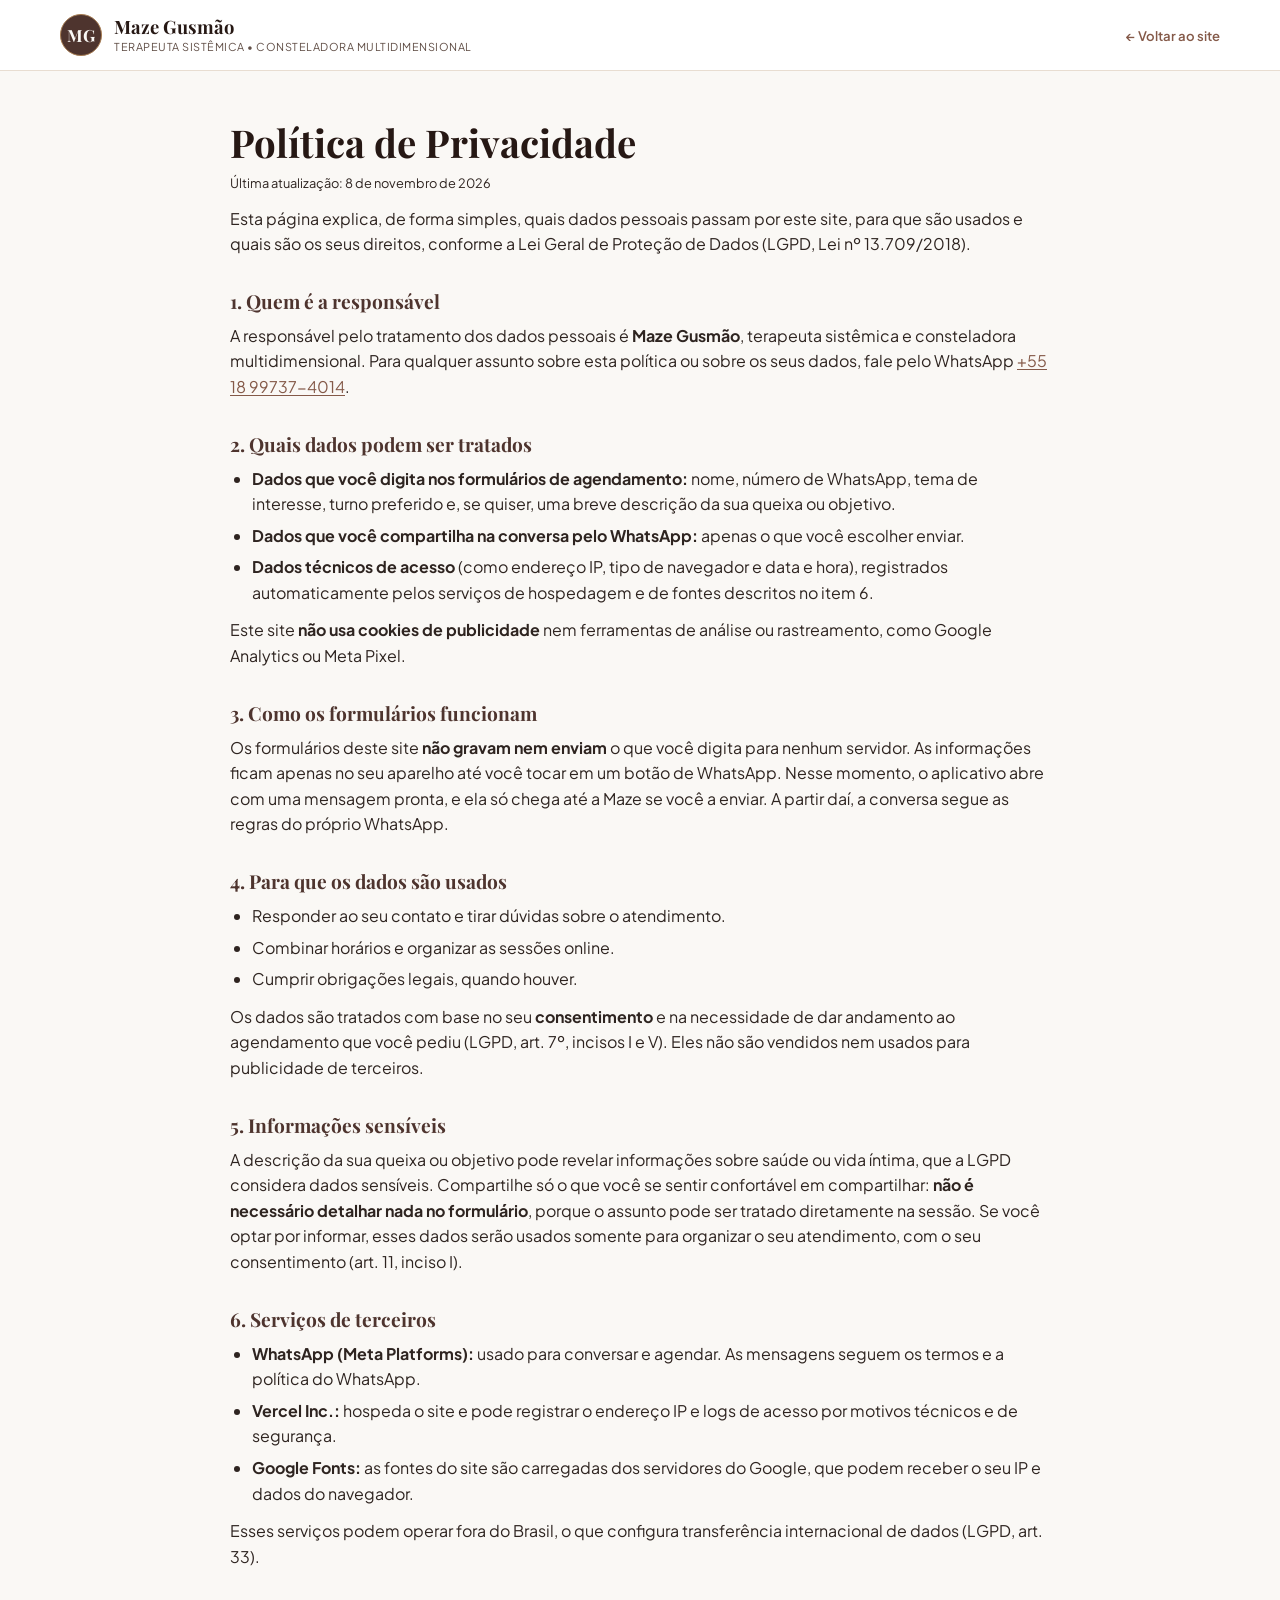
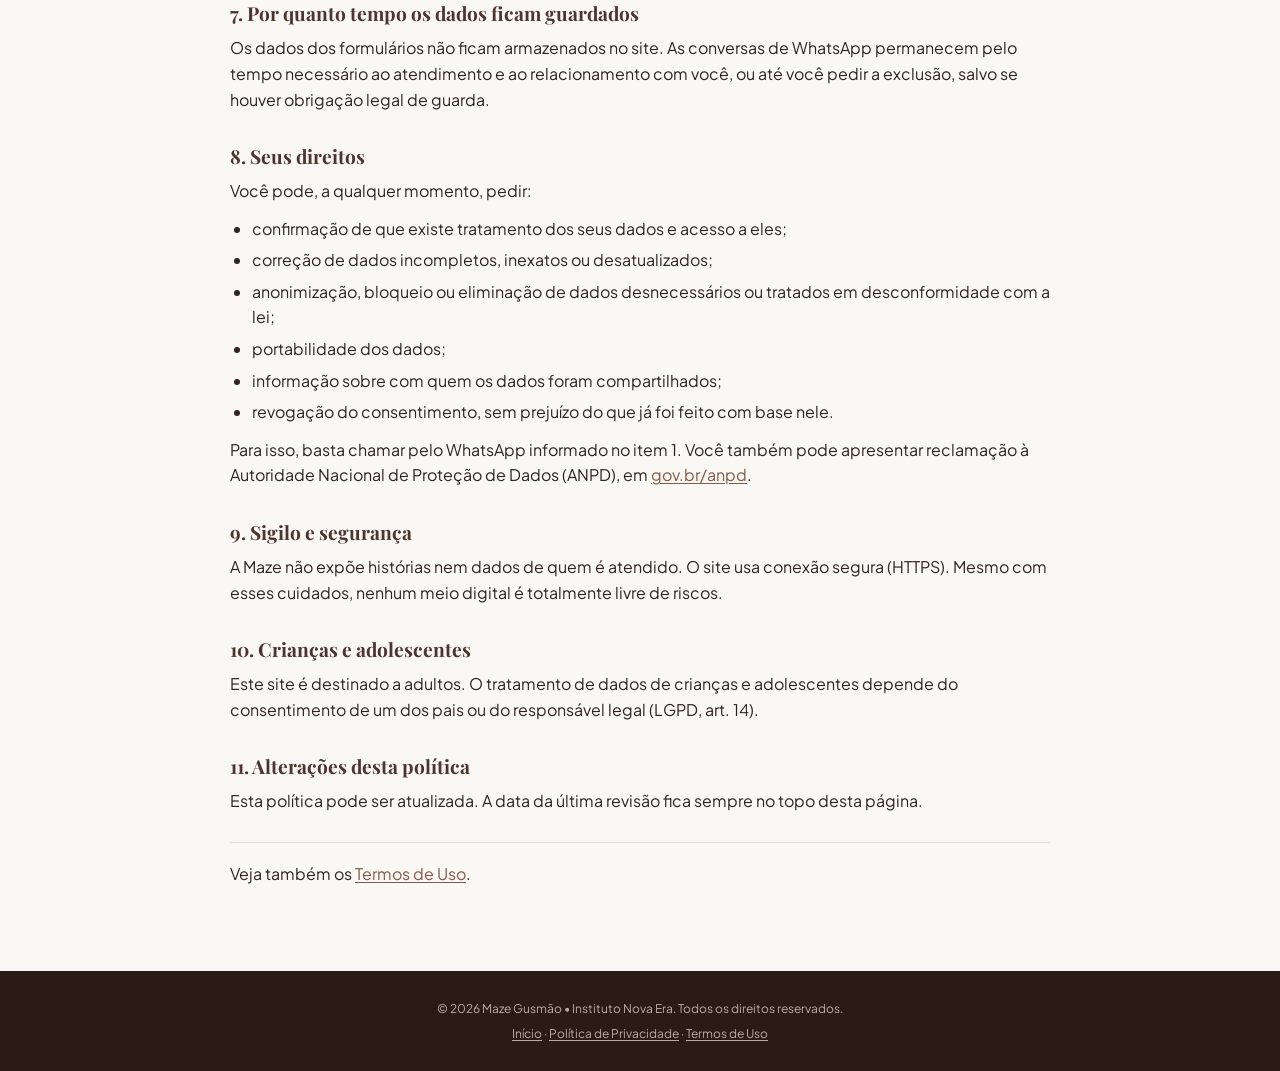
<file: privacidade.html>
<!DOCTYPE html>
<html lang="pt-BR">
<head>
  <meta charset="UTF-8">
  <meta name="viewport" content="width=device-width, initial-scale=1.0">
  <title>Política de Privacidade | Maze Gusmão</title>
  <meta name="description" content="Como os dados pessoais são tratados neste site, conforme a Lei Geral de Proteção de Dados (LGPD).">
  <meta name="theme-color" content="#845948">

  <link rel="preconnect" href="https://fonts.googleapis.com">
  <link rel="preconnect" href="https://fonts.gstatic.com" crossorigin>
  <link href="https://fonts.googleapis.com/css2?family=Playfair+Display:ital,wght@0,500;0,600;0,700;1,400&family=Plus+Jakarta+Sans:wght@400;500;600;700&display=swap" rel="stylesheet">
  <link rel="stylesheet" href="css/style.css">
</head>
<body>

  <header class="legal-header">
    <div class="container legal-header-inner">
      <a href="index.html" class="brand">
        <div class="brand-monogram">MG</div>
        <div class="brand-text">
          <h2>Maze Gusmão</h2>
          <span>Terapeuta Sistêmica • Consteladora Multidimensional</span>
        </div>
      </a>
      <a href="index.html" class="legal-back">← Voltar ao site</a>
    </div>
  </header>

  <main class="legal-main">
    <article class="container container-narrow legal-content">
      <h1>Política de Privacidade</h1>
      <p class="legal-updated">Última atualização: 8 de novembro de 2026</p>

      <p>Esta página explica, de forma simples, quais dados pessoais passam por este site, para que são usados e quais são os seus direitos, conforme a Lei Geral de Proteção de Dados (LGPD, Lei nº 13.709/2018).</p>

      <h2>1. Quem é a responsável</h2>
      <p>A responsável pelo tratamento dos dados pessoais é <strong>Maze Gusmão</strong>, terapeuta sistêmica e consteladora multidimensional. Para qualquer assunto sobre esta política ou sobre os seus dados, fale pelo WhatsApp <a href="https://wa.me/5518997374014" target="_blank" rel="noopener noreferrer">+55 18 99737-4014</a>.</p>
      <!-- Se houver CNPJ/MEI ou e-mail de contato, acrescentar neste item. -->

      <h2>2. Quais dados podem ser tratados</h2>
      <ul>
        <li><strong>Dados que você digita nos formulários de agendamento:</strong> nome, número de WhatsApp, tema de interesse, turno preferido e, se quiser, uma breve descrição da sua queixa ou objetivo.</li>
        <li><strong>Dados que você compartilha na conversa pelo WhatsApp:</strong> apenas o que você escolher enviar.</li>
        <li><strong>Dados técnicos de acesso</strong> (como endereço IP, tipo de navegador e data e hora), registrados automaticamente pelos serviços de hospedagem e de fontes descritos no item 6.</li>
      </ul>
      <p>Este site <strong>não usa cookies de publicidade</strong> nem ferramentas de análise ou rastreamento, como Google Analytics ou Meta Pixel.</p>

      <h2>3. Como os formulários funcionam</h2>
      <p>Os formulários deste site <strong>não gravam nem enviam</strong> o que você digita para nenhum servidor. As informações ficam apenas no seu aparelho até você tocar em um botão de WhatsApp. Nesse momento, o aplicativo abre com uma mensagem pronta, e ela só chega até a Maze se você a enviar. A partir daí, a conversa segue as regras do próprio WhatsApp.</p>

      <h2>4. Para que os dados são usados</h2>
      <ul>
        <li>Responder ao seu contato e tirar dúvidas sobre o atendimento.</li>
        <li>Combinar horários e organizar as sessões online.</li>
        <li>Cumprir obrigações legais, quando houver.</li>
      </ul>
      <p>Os dados são tratados com base no seu <strong>consentimento</strong> e na necessidade de dar andamento ao agendamento que você pediu (LGPD, art. 7º, incisos I e V). Eles não são vendidos nem usados para publicidade de terceiros.</p>

      <h2>5. Informações sensíveis</h2>
      <p>A descrição da sua queixa ou objetivo pode revelar informações sobre saúde ou vida íntima, que a LGPD considera dados sensíveis. Compartilhe só o que você se sentir confortável em compartilhar: <strong>não é necessário detalhar nada no formulário</strong>, porque o assunto pode ser tratado diretamente na sessão. Se você optar por informar, esses dados serão usados somente para organizar o seu atendimento, com o seu consentimento (art. 11, inciso I).</p>

      <h2>6. Serviços de terceiros</h2>
      <ul>
        <li><strong>WhatsApp (Meta Platforms):</strong> usado para conversar e agendar. As mensagens seguem os termos e a política do WhatsApp.</li>
        <li><strong>Vercel Inc.:</strong> hospeda o site e pode registrar o endereço IP e logs de acesso por motivos técnicos e de segurança.</li>
        <li><strong>Google Fonts:</strong> as fontes do site são carregadas dos servidores do Google, que podem receber o seu IP e dados do navegador.</li>
      </ul>
      <p>Esses serviços podem operar fora do Brasil, o que configura transferência internacional de dados (LGPD, art. 33).</p>

      <h2>7. Por quanto tempo os dados ficam guardados</h2>
      <p>Os dados dos formulários não ficam armazenados no site. As conversas de WhatsApp permanecem pelo tempo necessário ao atendimento e ao relacionamento com você, ou até você pedir a exclusão, salvo se houver obrigação legal de guarda.</p>

      <h2>8. Seus direitos</h2>
      <p>Você pode, a qualquer momento, pedir:</p>
      <ul>
        <li>confirmação de que existe tratamento dos seus dados e acesso a eles;</li>
        <li>correção de dados incompletos, inexatos ou desatualizados;</li>
        <li>anonimização, bloqueio ou eliminação de dados desnecessários ou tratados em desconformidade com a lei;</li>
        <li>portabilidade dos dados;</li>
        <li>informação sobre com quem os dados foram compartilhados;</li>
        <li>revogação do consentimento, sem prejuízo do que já foi feito com base nele.</li>
      </ul>
      <p>Para isso, basta chamar pelo WhatsApp informado no item 1. Você também pode apresentar reclamação à Autoridade Nacional de Proteção de Dados (ANPD), em <a href="https://www.gov.br/anpd" target="_blank" rel="noopener noreferrer">gov.br/anpd</a>.</p>

      <h2>9. Sigilo e segurança</h2>
      <p>A Maze não expõe histórias nem dados de quem é atendido. O site usa conexão segura (HTTPS). Mesmo com esses cuidados, nenhum meio digital é totalmente livre de riscos.</p>

      <h2>10. Crianças e adolescentes</h2>
      <p>Este site é destinado a adultos. O tratamento de dados de crianças e adolescentes depende do consentimento de um dos pais ou do responsável legal (LGPD, art. 14).</p>

      <h2>11. Alterações desta política</h2>
      <p>Esta política pode ser atualizada. A data da última revisão fica sempre no topo desta página.</p>

      <p class="legal-links">Veja também os <a href="termos.html">Termos de Uso</a>.</p>
    </article>
  </main>

  <footer class="legal-footer">
    <div class="container">
      <p>© <span id="legalYear"></span> Maze Gusmão • Instituto Nova Era. Todos os direitos reservados.</p>
      <p><a href="index.html">Início</a> · <a href="privacidade.html">Política de Privacidade</a> · <a href="termos.html">Termos de Uso</a></p>
    </div>
  </footer>

  <script>document.getElementById('legalYear').textContent = new Date().getFullYear();</script>
</body>
</html>
</file>
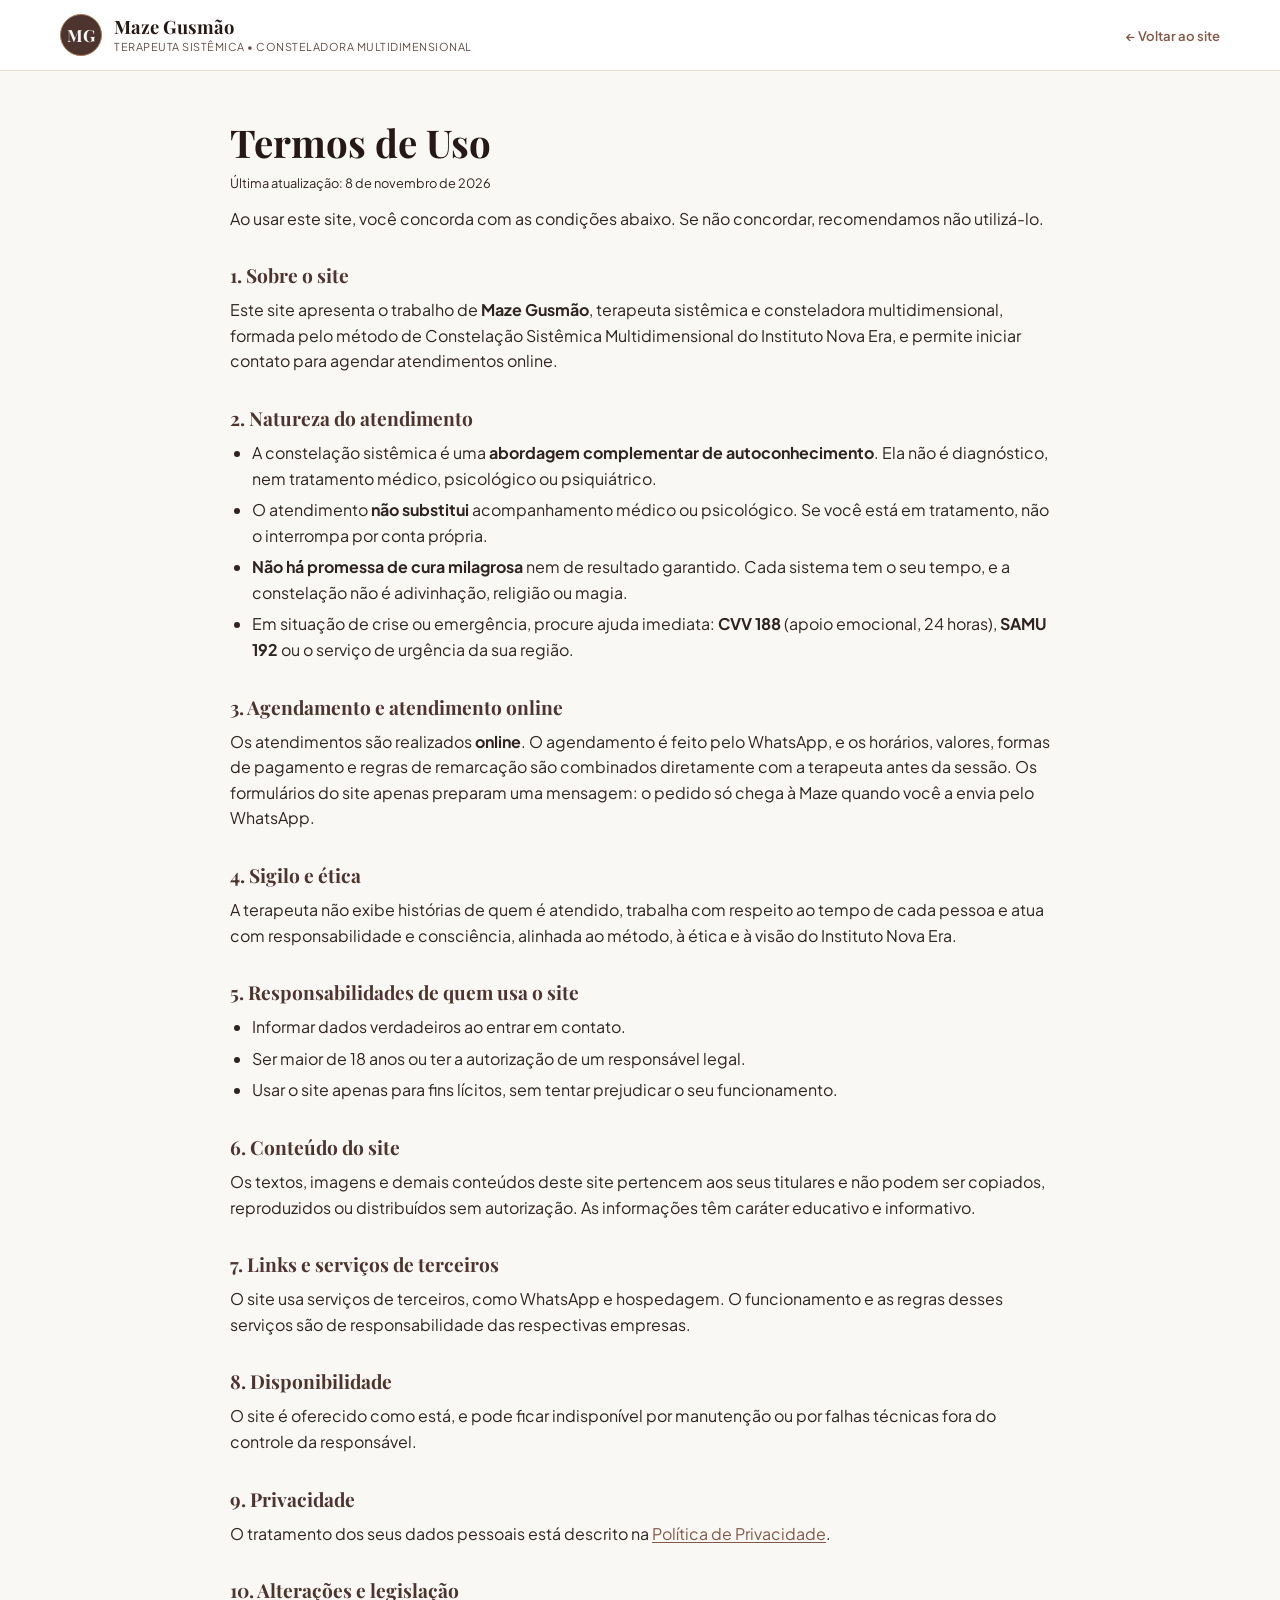
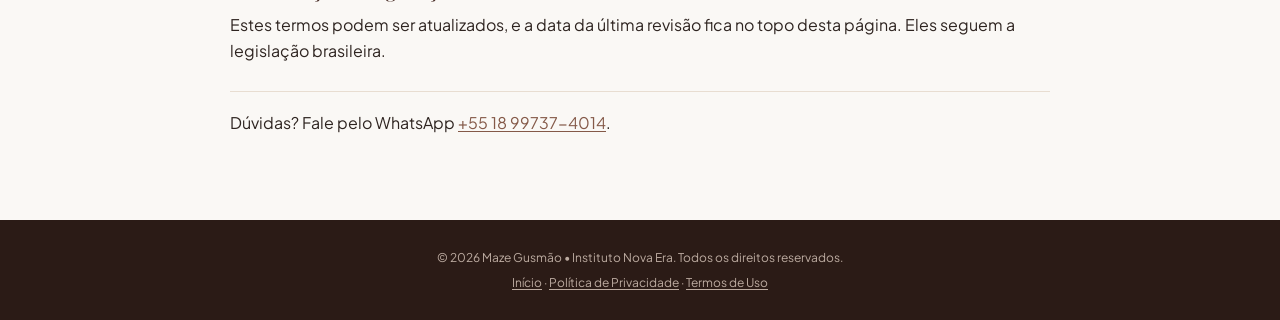
<file: termos.html>
<!DOCTYPE html>
<html lang="pt-BR">
<head>
  <meta charset="UTF-8">
  <meta name="viewport" content="width=device-width, initial-scale=1.0">
  <title>Termos de Uso | Maze Gusmão</title>
  <meta name="description" content="Condições de uso do site e natureza do atendimento de constelação sistêmica de Maze Gusmão.">
  <meta name="theme-color" content="#845948">

  <link rel="preconnect" href="https://fonts.googleapis.com">
  <link rel="preconnect" href="https://fonts.gstatic.com" crossorigin>
  <link href="https://fonts.googleapis.com/css2?family=Playfair+Display:ital,wght@0,500;0,600;0,700;1,400&family=Plus+Jakarta+Sans:wght@400;500;600;700&display=swap" rel="stylesheet">
  <link rel="stylesheet" href="css/style.css">
</head>
<body>

  <header class="legal-header">
    <div class="container legal-header-inner">
      <a href="index.html" class="brand">
        <div class="brand-monogram">MG</div>
        <div class="brand-text">
          <h2>Maze Gusmão</h2>
          <span>Terapeuta Sistêmica • Consteladora Multidimensional</span>
        </div>
      </a>
      <a href="index.html" class="legal-back">← Voltar ao site</a>
    </div>
  </header>

  <main class="legal-main">
    <article class="container container-narrow legal-content">
      <h1>Termos de Uso</h1>
      <p class="legal-updated">Última atualização: 8 de novembro de 2026</p>

      <p>Ao usar este site, você concorda com as condições abaixo. Se não concordar, recomendamos não utilizá-lo.</p>

      <h2>1. Sobre o site</h2>
      <p>Este site apresenta o trabalho de <strong>Maze Gusmão</strong>, terapeuta sistêmica e consteladora multidimensional, formada pelo método de Constelação Sistêmica Multidimensional do Instituto Nova Era, e permite iniciar contato para agendar atendimentos online.</p>

      <h2>2. Natureza do atendimento</h2>
      <ul>
        <li>A constelação sistêmica é uma <strong>abordagem complementar de autoconhecimento</strong>. Ela não é diagnóstico, nem tratamento médico, psicológico ou psiquiátrico.</li>
        <li>O atendimento <strong>não substitui</strong> acompanhamento médico ou psicológico. Se você está em tratamento, não o interrompa por conta própria.</li>
        <li><strong>Não há promessa de cura milagrosa</strong> nem de resultado garantido. Cada sistema tem o seu tempo, e a constelação não é adivinhação, religião ou magia.</li>
        <li>Em situação de crise ou emergência, procure ajuda imediata: <strong>CVV 188</strong> (apoio emocional, 24 horas), <strong>SAMU 192</strong> ou o serviço de urgência da sua região.</li>
      </ul>

      <h2>3. Agendamento e atendimento online</h2>
      <p>Os atendimentos são realizados <strong>online</strong>. O agendamento é feito pelo WhatsApp, e os horários, valores, formas de pagamento e regras de remarcação são combinados diretamente com a terapeuta antes da sessão. Os formulários do site apenas preparam uma mensagem: o pedido só chega à Maze quando você a envia pelo WhatsApp.</p>

      <h2>4. Sigilo e ética</h2>
      <p>A terapeuta não exibe histórias de quem é atendido, trabalha com respeito ao tempo de cada pessoa e atua com responsabilidade e consciência, alinhada ao método, à ética e à visão do Instituto Nova Era.</p>

      <h2>5. Responsabilidades de quem usa o site</h2>
      <ul>
        <li>Informar dados verdadeiros ao entrar em contato.</li>
        <li>Ser maior de 18 anos ou ter a autorização de um responsável legal.</li>
        <li>Usar o site apenas para fins lícitos, sem tentar prejudicar o seu funcionamento.</li>
      </ul>

      <h2>6. Conteúdo do site</h2>
      <p>Os textos, imagens e demais conteúdos deste site pertencem aos seus titulares e não podem ser copiados, reproduzidos ou distribuídos sem autorização. As informações têm caráter educativo e informativo.</p>

      <h2>7. Links e serviços de terceiros</h2>
      <p>O site usa serviços de terceiros, como WhatsApp e hospedagem. O funcionamento e as regras desses serviços são de responsabilidade das respectivas empresas.</p>

      <h2>8. Disponibilidade</h2>
      <p>O site é oferecido como está, e pode ficar indisponível por manutenção ou por falhas técnicas fora do controle da responsável.</p>

      <h2>9. Privacidade</h2>
      <p>O tratamento dos seus dados pessoais está descrito na <a href="privacidade.html">Política de Privacidade</a>.</p>

      <h2>10. Alterações e legislação</h2>
      <p>Estes termos podem ser atualizados, e a data da última revisão fica no topo desta página. Eles seguem a legislação brasileira.</p>

      <p class="legal-links">Dúvidas? Fale pelo WhatsApp <a href="https://wa.me/5518997374014" target="_blank" rel="noopener noreferrer">+55 18 99737-4014</a>.</p>
    </article>
  </main>

  <footer class="legal-footer">
    <div class="container">
      <p>© <span id="legalYear"></span> Maze Gusmão • Instituto Nova Era. Todos os direitos reservados.</p>
      <p><a href="index.html">Início</a> · <a href="privacidade.html">Política de Privacidade</a> · <a href="termos.html">Termos de Uso</a></p>
    </div>
  </footer>

  <script>document.getElementById('legalYear').textContent = new Date().getFullYear();</script>
</body>
</html>
</file>
<file: css/style.css>
/* ==========================================================================
   Maze Gusmão — Terapeuta Sistêmica & Constelação Familiar
   HTML + CSS + JS puro — Instituto Nova Era
   ========================================================================== */

:root {
  --color-bg: #FAF8F5;
  --color-surface: #FFFFFF;
  --color-surface-soft: #F5EEE6;
  --color-primary: #4E342E;
  --color-primary-hover: #38231E;
  --color-accent: #845948;
  --color-accent-soft: #EFE4DA;
  --color-accent-soft-2: #EAD7CA;
  --color-ink: #2C1D18;
  --color-ink-strong: #261814;
  --color-sage: #5A7E6B;
  --color-sage-dark: #2C6E49;
  --color-sage-dark-hover: #225739;
  --color-sage-soft: #EBF4EF;
  --color-text-main: #2E2420;
  --color-text-muted: #625048;
  --color-text-soft: #6B564E;
  --color-border: #E8DDD1;
  --color-border-soft: #EFE7DE;
  --color-whatsapp: #25D366;
  --color-whatsapp-hover: #20BA5A;

  --font-serif: 'Playfair Display', Georgia, serif;
  --font-sans: 'Plus Jakarta Sans', system-ui, -apple-system, sans-serif;

  --shadow-sm: 0 1px 2px rgba(46, 36, 32, 0.05);
  --shadow-md: 0 4px 6px -1px rgba(46, 36, 32, 0.08), 0 2px 4px -2px rgba(46, 36, 32, 0.05);
  --shadow-lg: 0 10px 15px -3px rgba(46, 36, 32, 0.08), 0 4px 6px -4px rgba(46, 36, 32, 0.04);
  --shadow-xl: 0 20px 40px -12px rgba(46, 36, 32, 0.22);
  --radius-sm: 8px;
  --radius-md: 12px;
  --radius-lg: 16px;
  --radius-xl: 20px;
  --radius-full: 9999px;
}

*, *::before, *::after { box-sizing: border-box; margin: 0; padding: 0; }

html { scroll-behavior: smooth; font-size: 16px; }

@media (prefers-reduced-motion: reduce) {
  html { scroll-behavior: auto; }
  *, *::before, *::after { animation-duration: 0.01ms !important; transition-duration: 0.01ms !important; }
}

body {
  font-family: var(--font-sans);
  background-color: var(--color-bg);
  color: var(--color-text-main);
  line-height: 1.6;
  -webkit-font-smoothing: antialiased;
}

img { max-width: 100%; height: auto; display: block; }
a { color: inherit; text-decoration: none; }
button, input, select, textarea { font: inherit; color: inherit; }
button { cursor: pointer; }
ul { list-style: none; }

:focus-visible {
  outline: 2px solid var(--color-accent);
  outline-offset: 2px;
}

.container {
  width: 100%;
  max-width: 1200px;
  margin-inline: auto;
  padding-inline: 20px;
}

.container-narrow { max-width: 860px; }

h1, h2, h3, h4, .font-serif {
  font-family: var(--font-serif);
  color: var(--color-ink-strong);
  line-height: 1.25;
  font-weight: 700;
}

.text-accent { color: var(--color-accent); }
.italic { font-style: italic; font-weight: 500; }

/* ---------- Botões ---------- */
.btn {
  display: inline-flex;
  align-items: center;
  justify-content: center;
  gap: 8px;
  padding: 12px 22px;
  border-radius: var(--radius-md);
  font-weight: 600;
  font-size: 0.875rem;
  transition: all 0.2s ease;
  border: none;
  line-height: 1.2;
}
.btn svg { flex-shrink: 0; }
.btn-lg { padding: 15px 26px; font-size: 0.95rem; }

.btn-primary { background-color: var(--color-primary); color: #fff; }
.btn-primary:hover { background-color: var(--color-primary-hover); transform: translateY(-1px); }

.btn-secondary { background-color: var(--color-sage-soft); color: #244636; border: 1px solid #7FA692; }
.btn-secondary:hover { background-color: #D7EBE1; }

.btn-sage { background-color: var(--color-sage); color: #fff; }
.btn-sage:hover { background-color: #466655; }

.btn-sage-dark { background-color: var(--color-sage-dark); color: #fff; }
.btn-sage-dark:hover { background-color: var(--color-sage-dark-hover); }

.btn-cream { background-color: #E0B89C; color: #341F17; }
.btn-cream:hover { background-color: #D4A787; }

.btn-ghost { background: transparent; color: var(--color-text-soft); border: 1px solid var(--color-border); }
.btn-ghost:hover { background-color: var(--color-surface-soft); }

.btn-whatsapp-outline { background-color: var(--color-sage-soft); color: #2C483B; border: 1px solid #82B29A; }
.btn-whatsapp-outline:hover { background-color: #D7EBE1; }

.btn:active { transform: scale(0.98); }

/* ---------- Top bar ---------- */
.top-bar { background-color: var(--color-primary); color: #F3ECE6; font-size: 0.78rem; padding: 7px 16px; font-weight: 500; }
.top-bar-inner { display: flex; align-items: center; justify-content: center; gap: 10px; flex-wrap: wrap; text-align: center; }
.top-bar-link { display: none; align-items: center; gap: 5px; color: #E0B89C; font-weight: 600; }
.top-bar-link:hover { color: #fff; text-decoration: underline; }
@media (min-width: 768px) { .top-bar-link { display: inline-flex; } }

.pulse-dot { display: inline-block; width: 7px; height: 7px; border-radius: 50%; background: #82B29A; animation: pulse 2s infinite; }
.pulse-dot--light { background: #82B29A; }
@keyframes pulse { 0%, 100% { opacity: 1; } 50% { opacity: 0.4; } }

/* ---------- Header / Nav ---------- */
.header {
  position: sticky; top: 0; z-index: 100;
  background-color: rgba(250, 248, 245, 0.97);
  backdrop-filter: blur(8px);
  border-bottom: 1px solid var(--color-border);
  padding: 12px 0;
}
.nav-wrap { display: flex; align-items: center; justify-content: space-between; gap: 16px; }

.brand { display: flex; align-items: center; gap: 12px; }
.brand-monogram {
  width: 42px; height: 42px; flex-shrink: 0;
  background-color: var(--color-primary); color: var(--color-bg);
  border-radius: var(--radius-full);
  display: flex; align-items: center; justify-content: center;
  font-family: var(--font-serif); font-weight: 700; font-size: 1.05rem;
  border: 1px solid #A67C52;
}
.brand-text h2 { font-size: 1.15rem; font-weight: 700; }
.brand-text span { font-size: 0.68rem; color: var(--color-text-muted); text-transform: uppercase; letter-spacing: 0.5px; display: block; }

.nav-links { display: none; align-items: center; gap: 22px; }
@media (min-width: 1024px) { .nav-links { display: flex; } }
.nav-links a { font-size: 0.85rem; font-weight: 500; color: var(--color-text-muted); transition: color 0.2s; }
.nav-links a:hover { color: var(--color-primary); }

.nav-actions { display: flex; align-items: center; gap: 10px; }
.nav-phone-link { display: none; align-items: center; gap: 6px; font-size: 0.78rem; font-weight: 600; color: var(--color-text-muted); }
.nav-phone-link:hover { color: var(--color-primary); }
@media (min-width: 640px) { .nav-phone-link { display: inline-flex; } }
.nav-actions .btn { display: none; }
@media (min-width: 640px) { .nav-actions .btn { display: inline-flex; } }

.mobile-toggle {
  display: inline-flex; align-items: center; justify-content: center;
  background: none; border: none; color: var(--color-primary);
  padding: 8px; border-radius: var(--radius-sm);
}
.mobile-toggle:hover { background-color: var(--color-surface-soft); }
@media (min-width: 1024px) { .mobile-toggle { display: none; } }

.mobile-drawer {
  border-top: 1px solid var(--color-border);
  background-color: var(--color-bg);
  padding: 14px 20px 22px;
}
@media (min-width: 1024px) { .mobile-drawer { display: none !important; } }
.mobile-drawer-links { display: flex; flex-direction: column; gap: 2px; margin-bottom: 14px; }
.mobile-drawer-links a { display: block; padding: 10px 8px; font-size: 0.95rem; font-weight: 500; color: var(--color-primary); border-radius: var(--radius-sm); }
.mobile-drawer-links a:hover { background-color: var(--color-surface-soft); }
.mobile-drawer-actions { display: flex; flex-direction: column; gap: 10px; padding-top: 14px; border-top: 1px solid var(--color-border); }

/* ---------- Badges ---------- */
.badge {
  display: inline-flex; align-items: center; gap: 6px;
  background-color: var(--color-accent-soft); color: #5C3727;
  font-size: 0.72rem; font-weight: 700; letter-spacing: 0.4px;
  padding: 7px 14px; border-radius: var(--radius-full); margin-bottom: 16px;
}
.badge-alt { background-color: var(--color-accent-soft-2); color: #5C3626; }
.eyebrow-pill {
  display: inline-block; font-size: 0.72rem; font-weight: 700; letter-spacing: 0.4px;
  color: #648774; background-color: var(--color-sage-soft); padding: 6px 12px; border-radius: var(--radius-sm); margin-bottom: 8px;
}

/* ---------- Hero ---------- */
.hero { padding: 44px 0 56px; background: linear-gradient(180deg, #FAF8F5 0%, #F5EEE6 55%, #FAF8F5 100%); }
.hero-grid { display: grid; grid-template-columns: 1fr; gap: 48px; align-items: center; }
@media (min-width: 1024px) { .hero-grid { grid-template-columns: 1.15fr 0.85fr; gap: 40px; } }

.hero h1 { font-size: 2rem; margin-bottom: 18px; letter-spacing: -0.01em; }
@media (min-width: 640px) { .hero h1 { font-size: 2.5rem; } }
@media (min-width: 1024px) { .hero h1 { font-size: 3rem; } }

.hero-lead { font-size: 1rem; color: var(--color-text-muted); max-width: 560px; margin-bottom: 22px; }
@media (min-width: 640px) { .hero-lead { font-size: 1.08rem; } }

.hero-checklist { display: grid; grid-template-columns: 1fr; gap: 10px; max-width: 520px; margin-bottom: 30px; font-size: 0.85rem; color: #4E3930; }
@media (min-width: 640px) { .hero-checklist { grid-template-columns: 1fr 1fr; } }
.hero-checklist li { display: flex; align-items: flex-start; gap: 9px; }
.hero-checklist svg { color: #4A725D; flex-shrink: 0; margin-top: 2px; }

.hero-actions { display: flex; flex-direction: column; gap: 12px; margin-bottom: 26px; }
@media (min-width: 576px) { .hero-actions { flex-direction: row; } }

.hero-reassurance { display: flex; flex-wrap: wrap; gap: 20px; padding-top: 20px; border-top: 1px solid var(--color-border); font-size: 0.78rem; color: var(--color-text-soft); }
.hero-reassurance span { display: inline-flex; align-items: center; gap: 6px; }
.hero-reassurance svg:first-child { color: #7FA692; }

.hero-image-col { position: relative; max-width: 440px; margin-inline: auto; }
.hero-image-card { position: relative; border-radius: var(--radius-lg); overflow: hidden; box-shadow: var(--shadow-lg); border: 1px solid var(--color-border); aspect-ratio: 3/4; }
.hero-image-card img { width: 100%; height: 100%; object-fit: cover; }
.hero-image-overlay {
  position: absolute; inset-inline: 0; bottom: 0; padding: 40px 18px 16px;
  background: linear-gradient(0deg, rgba(39,26,21,0.85) 0%, rgba(39,26,21,0.35) 60%, transparent 100%);
  color: #fff;
}
.hero-image-overlay .eyebrow { display: flex; align-items: center; gap: 6px; font-size: 0.68rem; text-transform: uppercase; letter-spacing: 0.6px; color: #E5CEBF; font-weight: 600; margin-bottom: 3px; }
.hero-image-overlay h3 { color: #fff; font-size: 1.05rem; margin-bottom: 2px; }
.hero-image-overlay p:last-child { font-size: 0.75rem; color: #EAE2D8; font-weight: 300; }

.hero-quote-chip {
  position: absolute; left: -6px; bottom: -22px; max-width: 250px;
  background: rgba(255,255,255,0.97); backdrop-filter: blur(6px);
  padding: 14px; border-radius: var(--radius-lg); box-shadow: var(--shadow-lg);
  border: 1px solid var(--color-border); display: flex; gap: 10px; align-items: flex-start;
}
.hero-quote-icon { width: 30px; height: 30px; flex-shrink: 0; border-radius: 50%; background: var(--color-surface-soft); color: #A65B32; display: flex; align-items: center; justify-content: center; }
.hero-quote-text { font-size: 0.75rem; font-weight: 600; color: #3C2720; line-height: 1.4; }
.hero-quote-sub { font-size: 0.68rem; color: #78645C; margin-top: 3px; }

.stats-bar { margin-top: 56px; padding-top: 28px; border-top: 1px solid var(--color-border); display: grid; grid-template-columns: repeat(2, 1fr); gap: 14px; text-align: center; }
@media (min-width: 768px) { .stats-bar { grid-template-columns: repeat(4, 1fr); } }
.stat { padding: 14px 8px; background: rgba(255,255,255,0.6); border: 1px solid var(--color-border); border-radius: var(--radius-md); }
.stat-number { font-family: var(--font-serif); font-size: 1.5rem; font-weight: 700; color: var(--color-primary); }
.stat-label { font-size: 0.78rem; color: var(--color-text-soft); font-weight: 500; margin-top: 3px; }

/* ---------- Seções genéricas ---------- */
.section { padding: 64px 0; border-top: 1px solid var(--color-border); }
@media (min-width: 768px) { .section { padding: 88px 0; } }

.section-header { text-align: center; max-width: 680px; margin: 0 auto 44px; }
.section-header h2 { font-size: 1.7rem; }
@media (min-width: 640px) { .section-header h2 { font-size: 2.1rem; } }
.section-header p { color: var(--color-text-muted); margin-top: 12px; font-size: 0.95rem; }

/* ---------- Pain points ---------- */
.pain-section { background-color: var(--color-bg); }
.pain-grid { display: grid; grid-template-columns: 1fr; gap: 20px; }
@media (min-width: 768px) { .pain-grid { grid-template-columns: repeat(2, 1fr); } }
@media (min-width: 1024px) { .pain-grid { grid-template-columns: repeat(3, 1fr); } }

.pain-card {
  background: var(--color-surface); border: 1px solid var(--color-border-soft);
  border-radius: var(--radius-lg); padding: 26px; box-shadow: var(--shadow-sm);
  transition: transform 0.2s, box-shadow 0.2s, border-color 0.2s;
}
.pain-card:hover { transform: translateY(-3px); box-shadow: var(--shadow-md); border-color: #D0B7A4; }
.pain-icon { width: 42px; height: 42px; border-radius: var(--radius-md); background: var(--color-surface-soft); color: var(--color-accent); display: flex; align-items: center; justify-content: center; margin-bottom: 14px; }
.pain-card h3 { font-size: 1.1rem; margin-bottom: 8px; }
.pain-card p { font-size: 0.85rem; color: var(--color-text-soft); }
.pain-tag { display: flex; align-items: center; gap: 6px; margin-top: 18px; padding-top: 14px; border-top: 1px solid var(--color-border-soft); font-size: 0.75rem; font-weight: 600; color: var(--color-accent); }

.pain-banner {
  margin-top: 44px; background: linear-gradient(120deg, var(--color-primary), #67443A);
  border-radius: var(--radius-xl); padding: 30px; color: #fff; box-shadow: var(--shadow-md);
  display: flex; flex-direction: column; gap: 20px; text-align: center;
}
@media (min-width: 768px) { .pain-banner { flex-direction: row; align-items: center; justify-content: space-between; text-align: left; padding: 34px 40px; } }
.pain-banner h4 { color: #FDF8F5; font-size: 1.25rem; }
.pain-banner p { color: #E2D4CA; font-size: 0.85rem; font-weight: 300; margin-top: 6px; max-width: 520px; }
.pain-banner .btn { flex-shrink: 0; }

/* ---------- Sobre ---------- */
.about-section { background-color: rgba(245,238,230,0.6); }
.about-grid { display: grid; grid-template-columns: 1fr; gap: 56px; align-items: center; }
@media (min-width: 1024px) { .about-grid { grid-template-columns: 0.85fr 1.15fr; gap: 64px; } }

.about-photos { position: relative; max-width: 400px; margin-inline: auto; }
.about-photo-main { position: relative; border-radius: var(--radius-lg); overflow: hidden; box-shadow: var(--shadow-lg); border: 1px solid #DDCBC0; aspect-ratio: 4/5; background: #fff; }
.about-photo-main img { width: 100%; height: 100%; object-fit: cover; }
.about-photo-overlay {
  position: absolute; inset-inline: 0; bottom: 0; padding: 40px 16px 16px; color: #fff;
  background: linear-gradient(0deg, rgba(47,31,25,0.85) 0%, transparent 100%);
}
.about-photo-overlay .eyebrow { display: block; font-size: 0.68rem; font-weight: 600; text-transform: uppercase; letter-spacing: 0.6px; color: #E2C7B3; }
.about-photo-overlay h4 { color: #fff; font-size: 1.02rem; margin-top: 2px; }
.about-photo-overlay p { font-size: 0.72rem; color: #EAE2D8; margin-top: 2px; }

.about-photo-secondary { display: none; position: absolute; bottom: -30px; right: -22px; width: 170px; height: 170px; border-radius: var(--radius-lg); overflow: hidden; box-shadow: var(--shadow-xl); border: 4px solid var(--color-bg); }
.about-photo-secondary img { width: 100%; height: 100%; object-fit: cover; }
@media (min-width: 576px) { .about-photo-secondary { display: block; } }

.about-badge {
  position: absolute; top: -16px; left: -16px; background: var(--color-bg);
  border: 1px solid #D5C2B4; border-radius: var(--radius-md); padding: 12px;
  box-shadow: var(--shadow-md); display: flex; align-items: center; gap: 10px;
}
.about-badge-icon { width: 38px; height: 38px; border-radius: var(--radius-sm); background: var(--color-primary); color: #E0B89C; display: flex; align-items: center; justify-content: center; flex-shrink: 0; }
.about-badge-title { font-size: 0.75rem; font-weight: 700; color: #3B251F; }
.about-badge-sub { font-size: 0.65rem; color: #715D55; }

.about-content h2 { font-size: 1.6rem; margin-top: 10px; }
@media (min-width: 640px) { .about-content h2 { font-size: 2.1rem; } }
.about-content p { margin-top: 14px; font-size: 0.92rem; color: #503E37; }

.pull-quote {
  margin-top: 22px; padding: 16px 18px; border-radius: var(--radius-md);
  background: rgba(255,255,255,0.8); border: 1px solid var(--color-border);
  border-left: 4px solid var(--color-accent);
  font-family: var(--font-serif); font-style: italic; font-size: 0.95rem; color: #3C2720;
}
.pull-quote cite { display: block; margin-top: 6px; font-style: normal; font-size: 0.78rem; font-weight: 600; color: var(--color-accent); }

.pillars-block { margin-top: 30px; padding-top: 24px; border-top: 1px solid var(--color-border); }
.pillars-block h3 { font-family: var(--font-sans); font-size: 0.72rem; font-weight: 700; text-transform: uppercase; letter-spacing: 0.5px; color: var(--color-text-soft); margin-bottom: 16px; }
.pillars-grid { display: grid; grid-template-columns: 1fr; gap: 14px; }
@media (min-width: 576px) { .pillars-grid { grid-template-columns: 1fr 1fr; } }
.pillar-card { display: flex; gap: 12px; align-items: flex-start; padding: 14px; background: rgba(255,255,255,0.7); border: 1px solid var(--color-border-soft); border-radius: var(--radius-md); }
.pillar-icon { width: 32px; height: 32px; flex-shrink: 0; border-radius: var(--radius-sm); background: #FAF4EE; color: var(--color-accent); display: flex; align-items: center; justify-content: center; }
.pillar-card h4 { font-size: 0.88rem; color: #35231D; }
.pillar-card p { font-size: 0.72rem; color: var(--color-text-soft); margin-top: 2px; line-height: 1.4; }

.about-cta { margin-top: 30px; display: flex; flex-direction: column; align-items: flex-start; gap: 14px; }
@media (min-width: 576px) { .about-cta { flex-direction: row; align-items: center; } }
.link-arrow { font-size: 0.85rem; font-weight: 600; color: var(--color-accent); }
.link-arrow:hover { color: var(--color-primary); }

/* ---------- Serviços ---------- */
.services-section { background-color: var(--color-bg); }
.services-grid { display: grid; grid-template-columns: 1fr; gap: 22px; margin-top: 8px; }
@media (min-width: 768px) { .services-grid { grid-template-columns: repeat(2, 1fr); } }
@media (min-width: 1100px) { .services-grid { grid-template-columns: repeat(3, 1fr); } }

.service-card {
  position: relative; display: flex; flex-direction: column; justify-content: space-between;
  background: var(--color-surface); border: 1px solid var(--color-border);
  border-radius: var(--radius-lg); padding: 26px; box-shadow: var(--shadow-sm);
  transition: transform 0.2s, box-shadow 0.2s, border-color 0.2s;
}
.service-card:hover { box-shadow: var(--shadow-md); border-color: #CFB6A3; }
.service-card-head { display: flex; align-items: center; justify-content: space-between; gap: 12px; margin-bottom: 14px; }
.service-icon { width: 42px; height: 42px; border-radius: var(--radius-md); display: flex; align-items: center; justify-content: center; background: #FAF4EE; color: var(--color-accent); }
.service-card h3 { font-size: 1.15rem; }
.service-desc { font-size: 0.85rem; color: #5B4942; margin-top: 10px; }
.service-benefits { margin-top: 16px; padding-top: 14px; border-top: 1px solid var(--color-border-soft); display: flex; flex-direction: column; gap: 7px; }
.service-benefits-title { font-size: 0.66rem; font-weight: 700; text-transform: uppercase; letter-spacing: 0.4px; color: #79645C; }
.service-benefits li { display: flex; gap: 7px; align-items: flex-start; font-size: 0.78rem; color: #52413A; }
.service-benefits svg { color: var(--color-sage); flex-shrink: 0; margin-top: 3px; }
.service-footer { margin-top: 20px; padding-top: 14px; border-top: 1px solid var(--color-border-soft); }
.service-btn { width: 100%; }

.online-info-box { margin-top: 48px; background: var(--color-surface); border: 1px solid var(--color-border); border-radius: var(--radius-xl); padding: 30px; display: grid; gap: 22px; }
@media (min-width: 768px) { .online-info-box { grid-template-columns: 2fr 1fr; align-items: center; } }
.online-info-box h3 { font-size: 1.15rem; margin-top: 6px; }
.online-info-box p { font-size: 0.85rem; color: var(--color-text-muted); margin-top: 8px; }
.online-info-box .btn { justify-self: start; }
@media (min-width: 768px) { .online-info-box .btn { justify-self: end; } }

/* ---------- Quiz ---------- */
.quiz-section { background: linear-gradient(180deg, #FAF8F5, #F3ECE4, #FAF8F5); }
.quiz-box { background: var(--color-surface); border: 1px solid var(--color-border); border-radius: var(--radius-xl); padding: 26px; box-shadow: var(--shadow-md); }
@media (min-width: 640px) { .quiz-box { padding: 40px; } }

.quiz-progress { margin-bottom: 28px; }
.quiz-progress-labels { display: flex; justify-content: space-between; font-size: 0.75rem; font-weight: 600; color: var(--color-text-soft); margin-bottom: 8px; }
.quiz-progress-track { width: 100%; background: #EFE8DF; height: 8px; border-radius: var(--radius-full); overflow: hidden; }
.quiz-progress-fill { background: var(--color-accent); height: 100%; border-radius: var(--radius-full); transition: width 0.3s ease; width: 8%; }

.quiz-step-title { font-size: 1.1rem; margin-bottom: 6px; }
.quiz-step-sub { font-size: 0.85rem; color: var(--color-text-soft); margin-bottom: 22px; }

.quiz-options { display: grid; grid-template-columns: 1fr; gap: 14px; }
@media (min-width: 576px) { .quiz-options.quiz-options--2col { grid-template-columns: 1fr 1fr; } }

.quiz-option {
  text-align: left; padding: 18px; border-radius: var(--radius-md); border: 1px solid #E9DDD0;
  background: var(--color-bg); transition: all 0.2s; display: flex; flex-direction: column; justify-content: space-between; gap: 10px;
}
.quiz-option:hover { background: #F5EDE3; border-color: var(--color-accent); }
.quiz-option h4 { font-size: 0.95rem; }
.quiz-option p { font-size: 0.78rem; color: #6A574F; margin-top: 6px; }
.quiz-option-cta { display: flex; align-items: center; gap: 4px; font-size: 0.75rem; font-weight: 600; color: var(--color-accent); }

.quiz-option-line { display: flex; align-items: center; justify-content: space-between; padding: 16px 18px; border-radius: var(--radius-md); border: 1px solid #E9DDD0; background: var(--color-bg); font-size: 0.9rem; font-weight: 500; color: #382620; transition: all 0.2s; }
.quiz-option-line:hover { background: #F5EDE3; border-color: var(--color-accent); }
.quiz-option-line svg { color: var(--color-accent); }

.quiz-back { margin-top: 20px; font-size: 0.78rem; font-weight: 500; color: #7C665D; }
.quiz-back:hover { text-decoration: underline; }

.quiz-result-head { text-align: center; padding-bottom: 22px; border-bottom: 1px solid var(--color-border-soft); }
.quiz-result-icon { width: 48px; height: 48px; border-radius: 50%; background: var(--color-sage-soft); color: #34674C; display: flex; align-items: center; justify-content: center; margin-inline: auto; margin-bottom: 12px; }
.quiz-result-eyebrow { font-size: 0.72rem; font-weight: 700; text-transform: uppercase; letter-spacing: 0.5px; color: #688E79; }
.quiz-result-head h3 { font-size: 1.4rem; margin-top: 4px; }
.quiz-result-box { margin: 22px 0; padding: 18px; border-radius: var(--radius-md); background: #FAF6F1; border: 1px solid #E9DFD3; }
.quiz-result-label { display: flex; align-items: center; gap: 6px; font-size: 0.72rem; font-weight: 700; text-transform: uppercase; letter-spacing: 0.4px; color: var(--color-accent); margin-bottom: 4px; }
.quiz-result-box h4 { font-size: 1.1rem; }
.quiz-result-box p { font-size: 0.85rem; color: var(--color-text-soft); margin-top: 8px; }
.quiz-result-actions { display: flex; flex-direction: column; gap: 12px; }
@media (min-width: 576px) { .quiz-result-actions { flex-direction: row; } }
.quiz-result-actions .btn { flex: 1; }
.quiz-reset { margin-top: 20px; text-align: center; }
.quiz-reset button { display: inline-flex; align-items: center; gap: 5px; font-size: 0.75rem; color: #7E6960; background: none; border: none; }
.quiz-reset button:hover { color: var(--color-primary-hover); }

/* ---------- Processo ---------- */
.process-section { background-color: var(--color-bg); }
.process-grid { display: grid; grid-template-columns: 1fr; gap: 20px; }
@media (min-width: 640px) { .process-grid { grid-template-columns: 1fr 1fr; } }
@media (min-width: 1024px) { .process-grid { grid-template-columns: repeat(4, 1fr); } }
.process-card { background: var(--color-surface); border: 1px solid var(--color-border); border-radius: var(--radius-lg); padding: 22px; box-shadow: var(--shadow-sm); transition: box-shadow 0.2s; }
.process-card:hover { box-shadow: var(--shadow-md); }
.process-top { display: flex; align-items: center; justify-content: space-between; margin-bottom: 14px; }
.process-icon { width: 38px; height: 38px; border-radius: var(--radius-md); background: var(--color-surface-soft); color: var(--color-accent); display: flex; align-items: center; justify-content: center; }
.process-step { font-family: var(--font-serif); font-size: 1.4rem; font-weight: 700; color: #D3C1B2; }
.process-card h3 { font-size: 1.05rem; }
.process-card p { font-size: 0.82rem; color: var(--color-text-soft); margin-top: 8px; }
.process-footer { display: block; margin-top: 18px; padding-top: 12px; border-top: 1px solid var(--color-border-soft); font-size: 0.68rem; font-weight: 600; color: var(--color-accent); }
.process-cta { text-align: center; margin-top: 40px; }

/* ---------- FAQ ---------- */
.faq-section { background-color: var(--color-bg); }
.faq-list { display: flex; flex-direction: column; gap: 12px; }
.faq-item { background: var(--color-surface); border: 1px solid var(--color-border); border-radius: var(--radius-md); overflow: hidden; }
.faq-question { width: 100%; padding: 17px 20px; display: flex; align-items: center; justify-content: space-between; gap: 14px; background: none; border: none; text-align: left; }
.faq-question span:first-child { font-family: var(--font-serif); font-weight: 700; font-size: 0.92rem; color: #30201A; }
.faq-icon { width: 26px; height: 26px; flex-shrink: 0; border-radius: 50%; background: #FAF4EE; color: var(--color-accent); display: flex; align-items: center; justify-content: center; transition: transform 0.2s, background 0.2s, color 0.2s; }
.faq-item.open .faq-icon { transform: rotate(180deg); background: var(--color-primary); color: #fff; }
.faq-answer { max-height: 0; overflow: hidden; transition: max-height 0.25s ease, padding 0.25s ease; padding: 0 20px; }
.faq-answer p { font-size: 0.85rem; color: #5B4942; padding-top: 2px; border-top: 1px solid var(--color-border-soft); padding-top: 12px; }
.faq-item.open .faq-answer { max-height: 320px; padding: 0 20px 18px; }

.faq-callout {
  margin-top: 34px; padding: 20px; border-radius: var(--radius-md); background: var(--color-surface-soft);
  border: 1px solid var(--color-border); display: flex; flex-direction: column; gap: 16px; text-align: center;
}
@media (min-width: 640px) { .faq-callout { flex-direction: row; align-items: center; justify-content: space-between; text-align: left; } }
.faq-callout h4 { font-size: 0.92rem; color: #322019; }
.faq-callout p { font-size: 0.78rem; color: #6B574F; margin-top: 2px; }
.faq-callout .btn { flex-shrink: 0; }

/* ---------- Agendamento / Formulário ---------- */
.booking-section { background: linear-gradient(180deg, #FAF8F5, #F3ECE4, #FAF8F5); }
.form-box { background: var(--color-surface); border: 1px solid var(--color-border); border-radius: var(--radius-xl); padding: 28px; box-shadow: var(--shadow-lg); }
@media (min-width: 640px) { .form-box { padding: 42px; } }

.form-row { display: grid; grid-template-columns: 1fr; gap: 20px; margin-bottom: 20px; }
@media (min-width: 640px) { .form-row { grid-template-columns: 1fr 1fr; } }
.form-group { margin-bottom: 20px; }
.form-row .form-group { margin-bottom: 0; }
.form-label { display: block; font-size: 0.72rem; font-weight: 700; text-transform: uppercase; letter-spacing: 0.4px; color: #523F38; margin-bottom: 7px; }
.form-control { width: 100%; padding: 12px 15px; border-radius: var(--radius-sm); border: 1px solid #D9CBC0; background-color: var(--color-bg); font-size: 0.88rem; color: #382620; transition: border-color 0.2s, background-color 0.2s; }
.form-control:focus { outline: none; border-color: var(--color-accent); background-color: #fff; }

.toggle-group { display: grid; grid-template-columns: repeat(2, 1fr); gap: 8px; }
.toggle-group--4 { grid-template-columns: repeat(2, 1fr); }
@media (min-width: 480px) { .toggle-group--4 { grid-template-columns: repeat(4, 1fr); } }
.toggle-btn { padding: 10px 8px; text-align: center; font-size: 0.78rem; font-weight: 600; border-radius: var(--radius-sm); border: 1px solid #D9CBC0; background: var(--color-bg); color: #5C4841; transition: all 0.15s; }
.toggle-btn:hover { background: #F2EAE1; }
.toggle-btn.is-active { background: var(--color-primary); color: #fff; border-color: var(--color-primary); }

.form-actions { display: flex; flex-direction: column; gap: 12px; padding-top: 6px; }
@media (min-width: 576px) { .form-actions { flex-direction: row; } }
.form-actions .btn { flex: 1; }
.form-disclaimer { display: flex; align-items: center; justify-content: center; gap: 7px; margin-top: 16px; font-size: 0.7rem; color: #78645C; }
.form-disclaimer svg { color: var(--color-sage); }

.booking-success { text-align: center; padding: 20px 0; }
.booking-success-icon { width: 60px; height: 60px; border-radius: 50%; background: var(--color-sage-soft); color: var(--color-sage-dark); display: flex; align-items: center; justify-content: center; margin: 0 auto 16px; }
.booking-success h3 { font-size: 1.5rem; }
.booking-success p { font-size: 0.88rem; color: #5B4841; margin-top: 8px; max-width: 420px; margin-inline: auto; }
.booking-success-sub { font-size: 0.78rem !important; color: #7B675E !important; margin-top: 4px !important; }
.booking-success-actions { margin-top: 26px; display: flex; flex-direction: column; justify-content: center; gap: 10px; }
@media (min-width: 576px) { .booking-success-actions { flex-direction: row; } }

/* ---------- Footer ---------- */
.footer { background-color: #2B1B16; color: #E7DDD5; padding: 60px 0 30px; }
.footer-grid { display: grid; grid-template-columns: 1fr; gap: 40px; padding-bottom: 44px; border-bottom: 1px solid #432C24; }
@media (min-width: 768px) { .footer-grid { grid-template-columns: repeat(2, 1fr); } }
@media (min-width: 1024px) { .footer-grid { grid-template-columns: 1.6fr 1fr 1.2fr; gap: 48px; } }

.footer-logo { display: flex; align-items: center; gap: 12px; margin-bottom: 14px; }
.footer-monogram { width: 40px; height: 40px; border-radius: 50%; background: var(--color-bg); color: #2B1B16; display: flex; align-items: center; justify-content: center; font-family: var(--font-serif); font-weight: 700; font-size: 1.05rem; flex-shrink: 0; }
.footer-name { display: block; font-family: var(--font-serif); font-size: 1.15rem; font-weight: 700; color: #fff; }
.footer-role { display: block; font-size: 0.68rem; color: #C6B3A5; text-transform: uppercase; letter-spacing: 0.5px; }
.footer-mantra { font-size: 0.85rem; color: #BCABA0; max-width: 380px; }
.footer-method-badge { display: inline-flex; align-items: center; gap: 6px; margin-top: 18px; font-size: 0.72rem; color: #E0B89C; background: #3B251F; padding: 7px 12px; border-radius: var(--radius-md); border: 1px solid #52362C; }

.footer-links h4, .footer-contact h4 { font-family: var(--font-serif); font-size: 0.85rem; color: #fff; text-transform: uppercase; letter-spacing: 0.5px; margin-bottom: 14px; }
.footer-links ul { display: flex; flex-direction: column; gap: 9px; }
.footer-links a { font-size: 0.78rem; color: #BCABA0; }
.footer-links a:hover { color: #fff; }

.footer-contact { display: flex; flex-direction: column; }
.footer-contact a, .footer-address { display: flex; align-items: center; gap: 9px; font-size: 0.78rem; color: #BCABA0; margin-bottom: 11px; }
.footer-contact a:hover { color: #fff; }
.footer-address { align-items: flex-start; }
.footer-contact svg:first-child { flex-shrink: 0; }

.footer-bottom { padding-top: 28px; display: flex; flex-direction: column; align-items: center; gap: 18px; text-align: center; }
@media (min-width: 768px) { .footer-bottom { flex-direction: row; justify-content: space-between; text-align: left; } }
.footer-legal p { font-size: 0.72rem; color: #958378; }
.footer-ethics { font-size: 0.68rem; color: #7F6F65; margin-top: 5px; max-width: 640px; }
.back-to-top { flex-shrink: 0; display: inline-flex; align-items: center; gap: 6px; padding: 10px 14px; border-radius: var(--radius-md); background: #3B251F; color: #fff; font-size: 0.75rem; border: none; }
.back-to-top:hover { background: #4E322A; }

/* ---------- WhatsApp flutuante ---------- */
.floating-whatsapp-wrap { position: fixed; bottom: 20px; right: 20px; z-index: 998; display: flex; align-items: center; }
.floating-tooltip {
  display: none; margin-right: 12px; padding: 7px 12px; background: #fff; color: #2C483B;
  font-size: 0.75rem; font-weight: 600; border-radius: var(--radius-md); box-shadow: var(--shadow-md);
  border: 1px solid #DCE8E1; white-space: nowrap; opacity: 0; transition: opacity 0.2s;
}
.floating-whatsapp-wrap:hover .floating-tooltip { opacity: 1; }
@media (min-width: 640px) { .floating-tooltip { display: inline-block; } }
.floating-whatsapp {
  position: relative; width: 58px; height: 58px; background-color: var(--color-whatsapp); color: #fff;
  border-radius: 50%; display: flex; align-items: center; justify-content: center;
  box-shadow: 0 4px 16px rgba(37, 211, 102, 0.4); transition: transform 0.2s;
}
.floating-whatsapp:hover { transform: scale(1.07); background-color: var(--color-whatsapp-hover); }
.floating-ping { position: absolute; top: -1px; right: -1px; width: 13px; height: 13px; background: #e14040; border: 2px solid #fff; border-radius: 50%; }

/* ---------- Modal de agendamento rápido ---------- */
.modal-overlay {
  position: fixed; inset: 0; z-index: 999; display: flex; align-items: center; justify-content: center;
  padding: 16px; background: rgba(0,0,0,0.6); backdrop-filter: blur(2px);
}
.modal-overlay[hidden] { display: none; }
.modal-box {
  position: relative; width: 100%; max-width: 520px; max-height: 90vh; overflow-y: auto;
  background: var(--color-surface); border-radius: var(--radius-xl); padding: 30px;
  box-shadow: var(--shadow-xl); border: 1px solid #E3D7CB;
}
.modal-close { position: absolute; top: 14px; right: 14px; width: 34px; height: 34px; border-radius: 50%; background: none; border: none; color: #7B675E; display: flex; align-items: center; justify-content: center; }
.modal-close:hover { background: var(--color-surface-soft); }
.modal-box .eyebrow-pill { margin-bottom: 4px; }
.modal-box h3 { font-size: 1.35rem; }
.modal-sub { font-size: 0.75rem; color: #6C5850; margin-top: 4px; margin-bottom: 20px; }
.modal-actions { display: flex; flex-direction: column; gap: 10px; padding-top: 6px; margin-bottom: 14px; }

/* ---------- Utilitários ---------- */
.hidden { display: none !important; }

/* ==========================================================================
   Novas seções (conteúdo Instituto Nova Era)
   ========================================================================== */

/* ---------- A Constelação (educativo) ---------- */
.constellation-section { background: linear-gradient(180deg, #FAF8F5, #F3ECE4 60%, #FAF8F5); }
.concept-grid { display: grid; grid-template-columns: 1fr; gap: 20px; }
@media (min-width: 768px) { .concept-grid { grid-template-columns: 1fr 1fr; } }
.concept-card { background: var(--color-surface); border: 1px solid var(--color-border); border-radius: var(--radius-lg); padding: 28px; box-shadow: var(--shadow-sm); }
.concept-icon { width: 42px; height: 42px; border-radius: var(--radius-md); background: var(--color-surface-soft); color: var(--color-accent); display: flex; align-items: center; justify-content: center; margin-bottom: 14px; }
.concept-card h3 { font-size: 1.15rem; }
.concept-card p { font-size: 0.88rem; color: #503E37; margin-top: 10px; }
.concept-card .concept-highlight { padding: 12px 14px; border-left: 4px solid var(--color-accent); background: #FAF6F1; border-radius: var(--radius-sm); font-family: var(--font-serif); font-style: italic; color: #3C2720; margin-top: 16px; }

.block-title { font-size: 1.35rem; text-align: center; }
.block-intro { text-align: center; max-width: 640px; margin: 10px auto 26px; font-size: 0.92rem; color: var(--color-text-muted); }

.laws-block { margin-top: 56px; }
.laws-grid { display: grid; grid-template-columns: 1fr; gap: 20px; }
@media (min-width: 900px) { .laws-grid { grid-template-columns: repeat(3, 1fr); } }
.law-card { background: var(--color-surface); border: 1px solid var(--color-border); border-radius: var(--radius-lg); padding: 26px; box-shadow: var(--shadow-sm); display: flex; flex-direction: column; gap: 12px; }
.law-number { width: 34px; height: 34px; border-radius: 50%; background: var(--color-primary); color: #E0B89C; font-family: var(--font-serif); font-weight: 700; display: flex; align-items: center; justify-content: center; }
.law-card h4 { font-size: 1.1rem; }
.law-card p { font-size: 0.85rem; color: var(--color-text-soft); }
.law-card .law-example { margin-top: auto; padding-top: 12px; border-top: 1px solid var(--color-border-soft); font-size: 0.8rem; color: #5B4942; }

.practice-block { margin-top: 56px; display: grid; grid-template-columns: 1fr; gap: 32px; align-items: start; }
@media (min-width: 1024px) { .practice-block { grid-template-columns: 1.1fr 0.9fr; gap: 48px; } }
.practice-copy h3 { font-size: 1.35rem; }
.practice-copy > p { margin-top: 12px; font-size: 0.92rem; color: #503E37; }
.practice-steps { list-style: none; counter-reset: practice; margin-top: 22px; display: flex; flex-direction: column; gap: 12px; }
.practice-steps li { counter-increment: practice; display: flex; align-items: flex-start; gap: 14px; background: var(--color-surface); border: 1px solid var(--color-border-soft); border-radius: var(--radius-md); padding: 14px 16px; font-size: 0.88rem; color: #4A3A33; }
.practice-steps li::before { content: counter(practice); flex-shrink: 0; width: 28px; height: 28px; border-radius: 50%; background: var(--color-accent-soft-2); color: #5C3626; font-weight: 700; font-size: 0.8rem; display: flex; align-items: center; justify-content: center; }
.practice-side { display: flex; flex-direction: column; gap: 16px; }
.note-card { background: rgba(255,255,255,0.85); border: 1px solid var(--color-border); border-left: 4px solid var(--color-sage); border-radius: var(--radius-md); padding: 18px 20px; }
.note-card h4 { font-size: 1rem; margin-bottom: 6px; }
.note-card p { font-size: 0.84rem; color: var(--color-text-soft); }
.constellation-closing { margin: 48px auto 0; max-width: 720px; text-align: center; font-family: var(--font-serif); font-style: italic; font-size: 1.1rem; color: #3C2720; }

/* ---------- Atendimento: card final (CTA) ---------- */
.process-card--cta { background: var(--color-primary); border-color: var(--color-primary); display: flex; flex-direction: column; justify-content: space-between; gap: 18px; }
.process-card--cta h3 { color: #fff; }
.process-card--cta p { color: #E2D4CA; }

/* ---------- Áreas de atuação ---------- */
.service-card-head { justify-content: flex-start; }
.areas-note { margin-top: 28px; text-align: center; font-size: 0.8rem; color: var(--color-text-soft); }

/* ---------- Valores e ética ---------- */
.ethics-section { background-color: rgba(245,238,230,0.5); }
.values-grid { display: grid; grid-template-columns: 1fr; gap: 18px; }
@media (min-width: 768px) { .values-grid { grid-template-columns: repeat(2, 1fr); } }
@media (min-width: 1024px) { .values-grid { grid-template-columns: repeat(3, 1fr); } }
.value-card { background: var(--color-surface); border: 1px solid var(--color-border); border-radius: var(--radius-lg); padding: 24px; box-shadow: var(--shadow-sm); }
.value-icon { width: 40px; height: 40px; border-radius: var(--radius-md); background: #FAF4EE; color: var(--color-accent); display: flex; align-items: center; justify-content: center; margin-bottom: 12px; }
.value-card h3 { font-size: 1.05rem; }
.value-card p { font-size: 0.85rem; color: var(--color-text-soft); margin-top: 8px; }
.ethics-declaration { margin-top: 36px; padding: 26px; border-radius: var(--radius-lg); background: var(--color-primary); color: #F3ECE6; text-align: center; }
.ethics-declaration p { max-width: 720px; margin-inline: auto; font-family: var(--font-serif); font-size: 1.05rem; line-height: 1.6; }

/* ---------- Ajustes de layout ---------- */
h1, h2, h3 { text-wrap: balance; }

.nav-links { gap: 18px; }
.nav-links a, .nav-phone-link, .nav-actions .btn { white-space: nowrap; }
@media (max-width: 1279px) { .nav-phone-link { display: none; } }

/* cartão da frase fica no topo da foto, sem cobrir a legenda com o nome */
.hero-quote-chip { top: 28px; bottom: auto; left: -14px; }

/* Diferencial (Sobre) */
.differential { margin-top: 32px; padding: 28px; border-radius: 20px; background: var(--card-bg, #fff); border: 1px solid rgba(132, 89, 72, .18); }
.differential-lead { font-family: 'Playfair Display', serif; font-size: 1.25rem; line-height: 1.4; color: var(--primary, #4E342E); margin: 0 0 18px; }
.differential h3 { font-size: 1rem; margin: 0 0 12px; }
.differential-list { list-style: none; margin: 0; padding: 0; display: grid; gap: 10px; }
.differential-list li { display: flex; gap: 10px; align-items: flex-start; line-height: 1.5; }
.differential-list svg { flex: 0 0 auto; margin-top: 3px; color: var(--accent, #845948); }
@media (min-width: 768px) { .differential-list { grid-template-columns: 1fr 1fr; gap: 12px 24px; } }


/* ---------- Consentimento nos formulários ---------- */
.form-consent { margin-bottom: 18px; }
.consent-label { display: flex; align-items: flex-start; gap: 10px; font-size: 0.78rem; line-height: 1.5; color: var(--color-text-muted); cursor: pointer; }
.consent-label input { flex-shrink: 0; width: 18px; height: 18px; margin-top: 2px; accent-color: var(--color-accent); cursor: pointer; }
.consent-label a { color: var(--color-accent); text-decoration: underline; text-underline-offset: 2px; }

/* ---------- Rodapé: links legais ---------- */
.footer-legal-links { margin-top: 6px; }
.footer-legal-links a { color: #BCABA0; text-decoration: underline; text-underline-offset: 2px; }
.footer-legal-links a:hover { color: #fff; }

/* ---------- Páginas legais (privacidade e termos) ---------- */
.legal-header { background: var(--color-surface); border-bottom: 1px solid var(--color-border); }
.legal-header-inner { display: flex; align-items: center; justify-content: space-between; gap: 16px; padding-block: 14px; }
.legal-back { font-size: 0.82rem; font-weight: 600; color: var(--color-accent); white-space: nowrap; }
.legal-back:hover { color: var(--color-primary); }
.legal-main { padding: 48px 0 72px; }
.legal-content h1 { font-family: var(--font-serif); font-size: clamp(1.8rem, 4vw, 2.4rem); line-height: 1.2; color: var(--color-ink-strong); text-wrap: balance; }
.legal-updated { font-size: 0.8rem; color: var(--color-text-soft); margin: 8px 0 24px; }
.legal-content h2 { font-family: var(--font-serif); font-size: 1.2rem; color: var(--color-primary); margin: 32px 0 10px; }
.legal-content p { margin-bottom: 12px; color: var(--color-text-main); }
.legal-content ul { list-style: disc; padding-left: 22px; margin-bottom: 12px; display: grid; gap: 6px; }
.legal-content a { color: var(--color-accent); text-decoration: underline; text-underline-offset: 2px; }
.legal-links { margin-top: 28px; padding-top: 18px; border-top: 1px solid var(--color-border); }
.legal-footer { background: #2B1B16; color: #BCABA0; padding: 28px 0; text-align: center; font-size: 0.75rem; }
.legal-footer p + p { margin-top: 6px; }
.legal-footer a { text-decoration: underline; text-underline-offset: 2px; }
.legal-footer a:hover { color: #fff; }
@media (max-width: 560px) { .legal-header .brand-text span { display: none; } }
</file>
